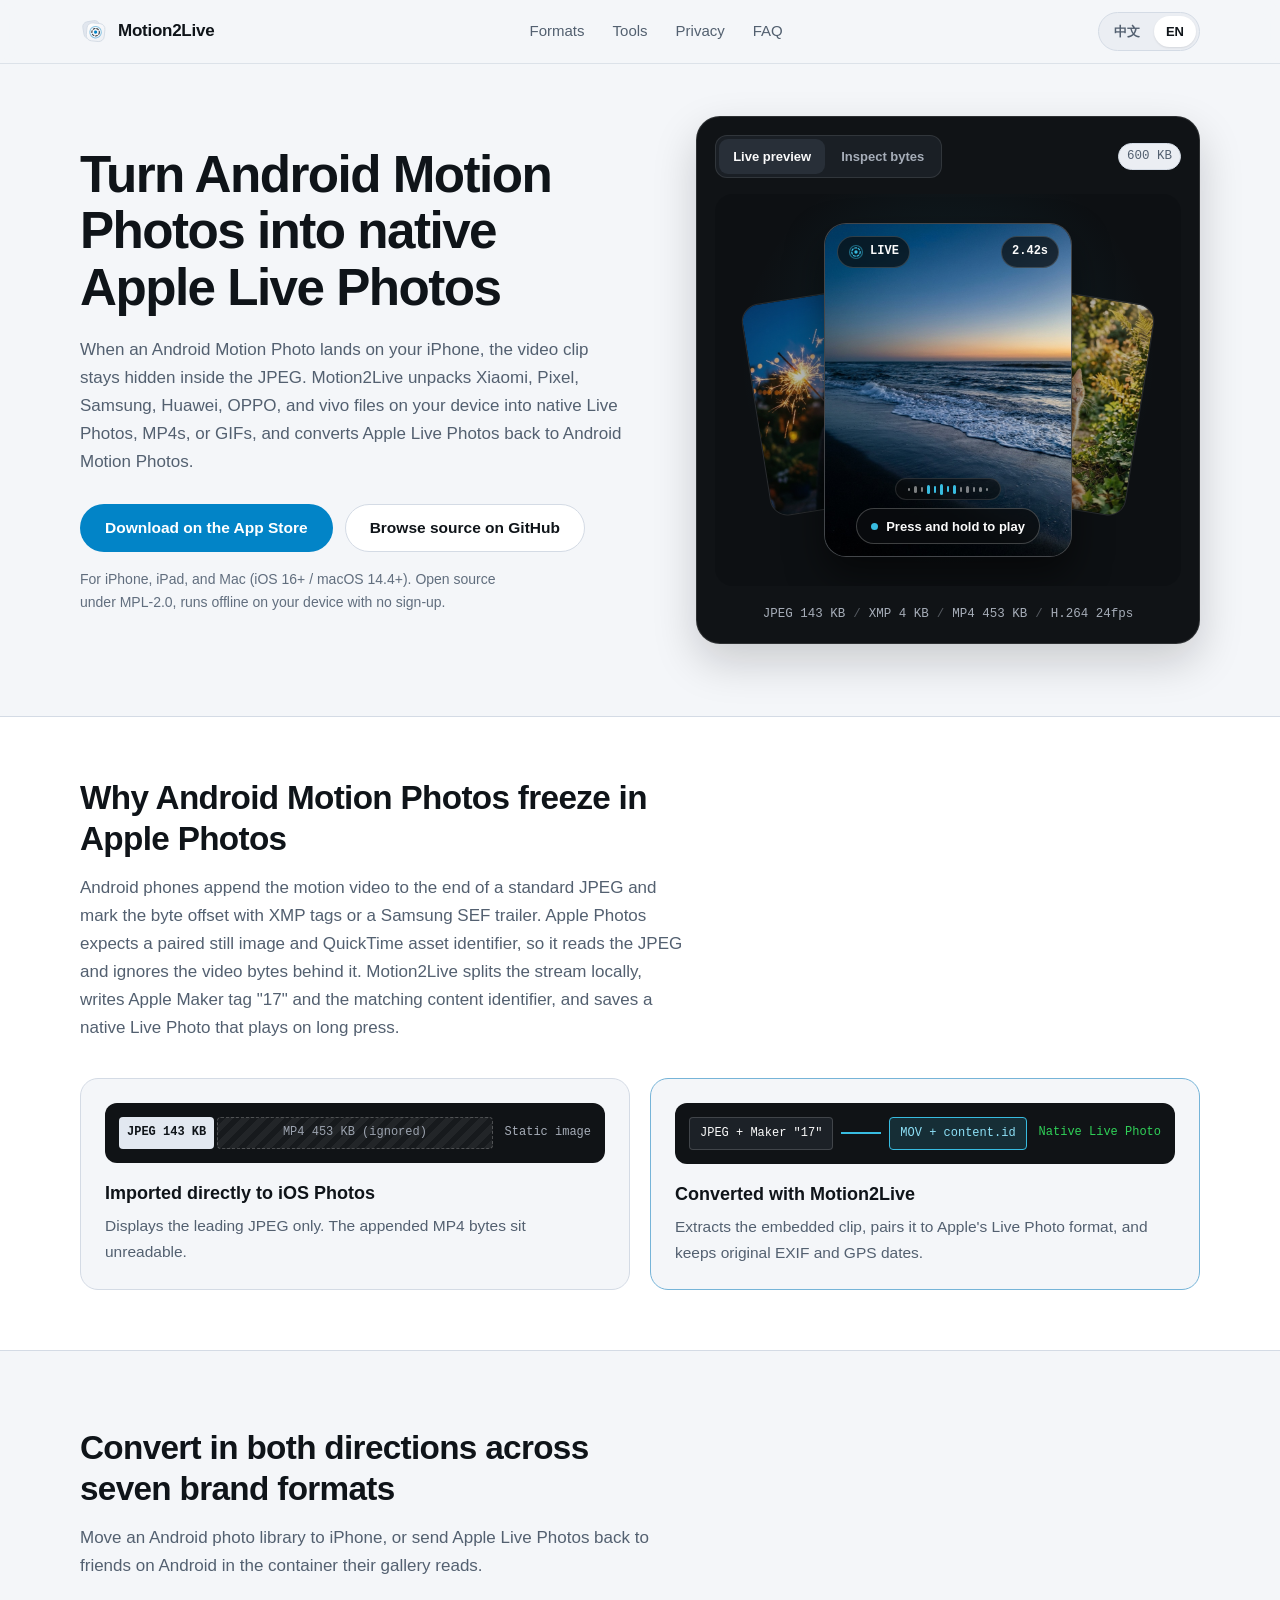
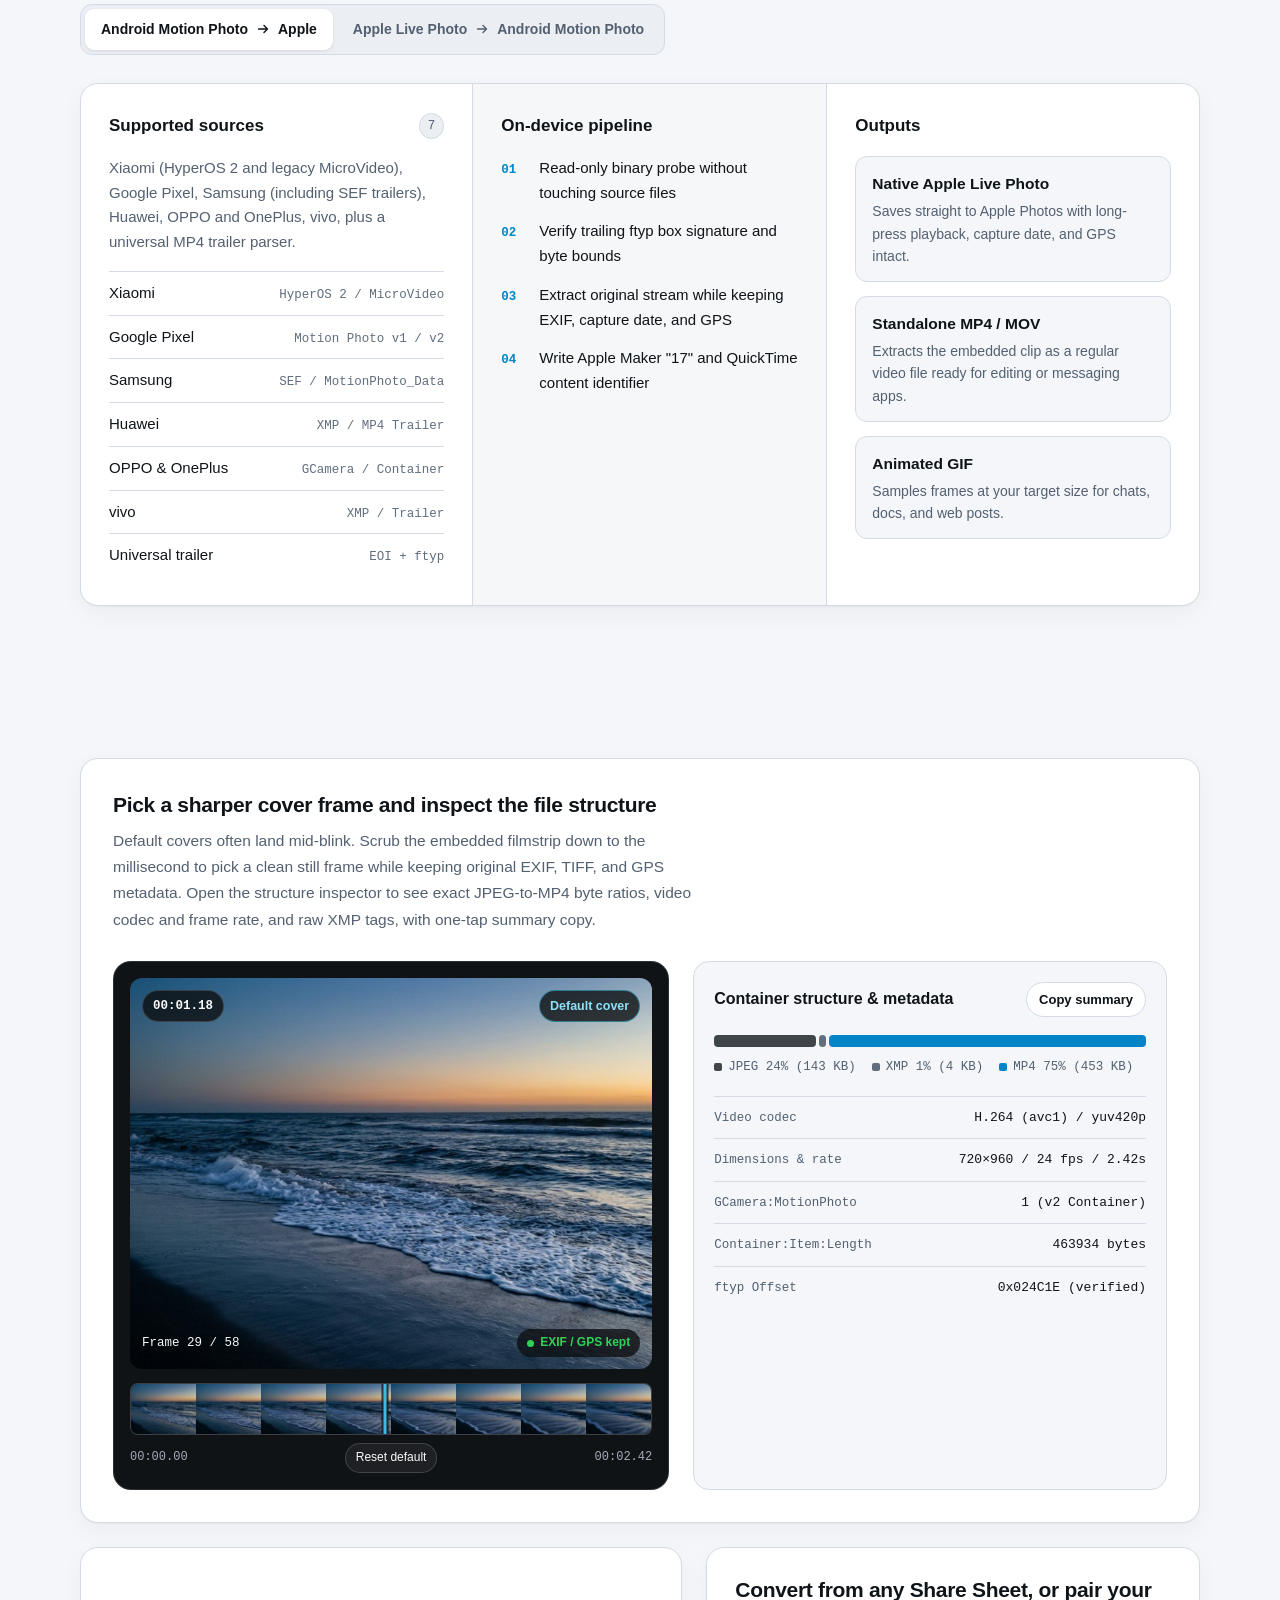
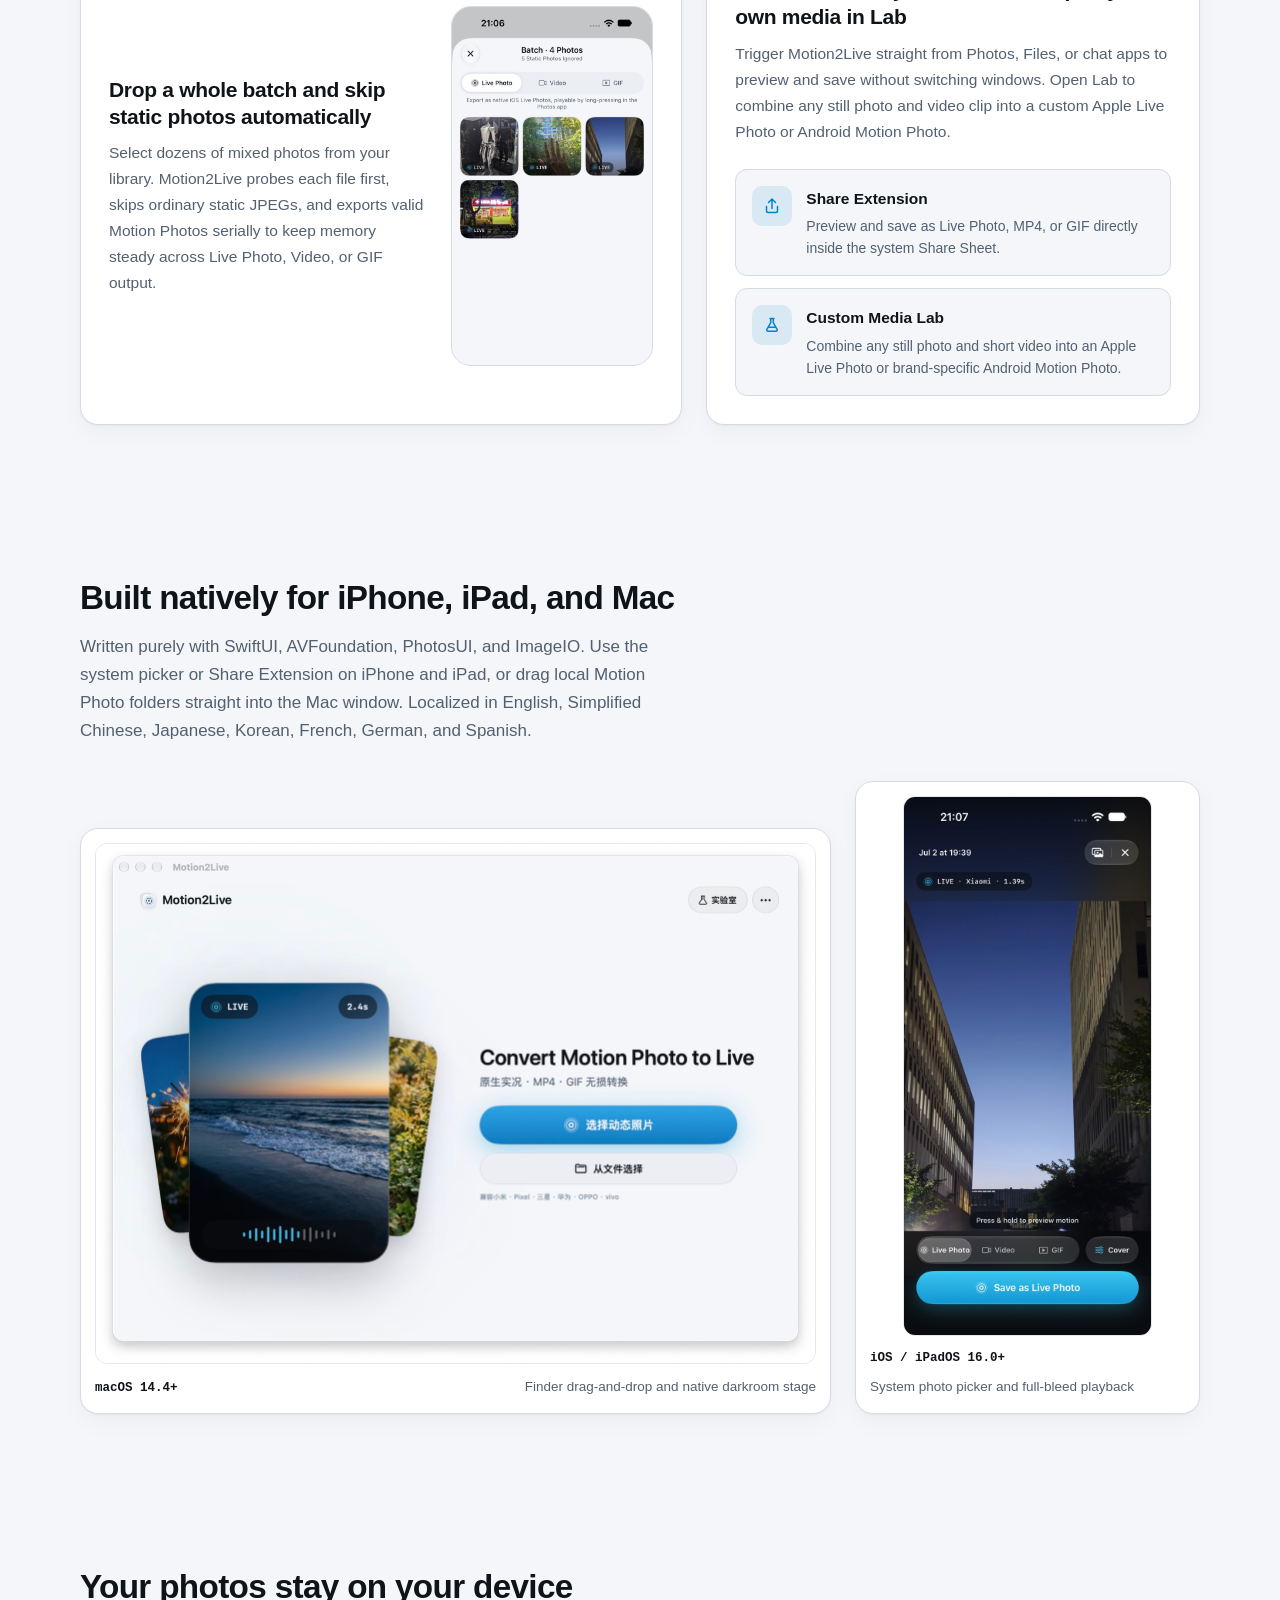
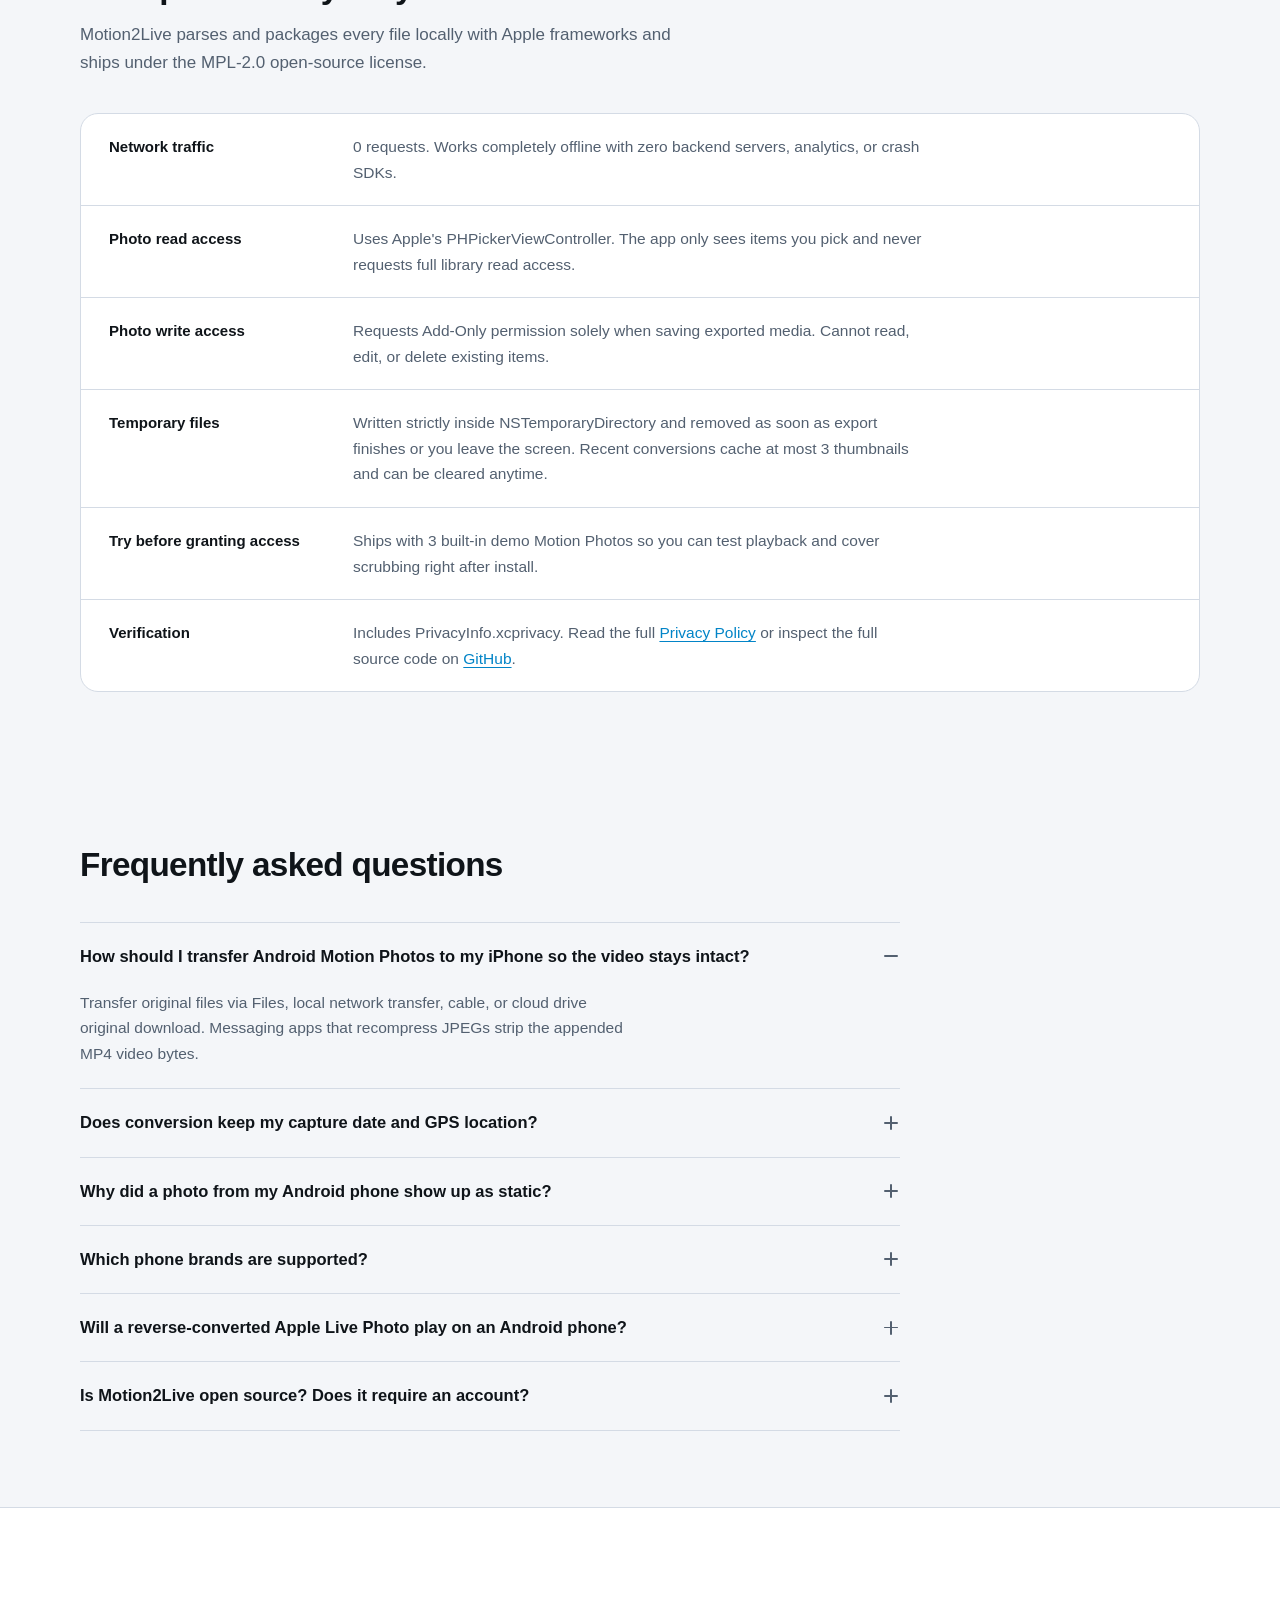
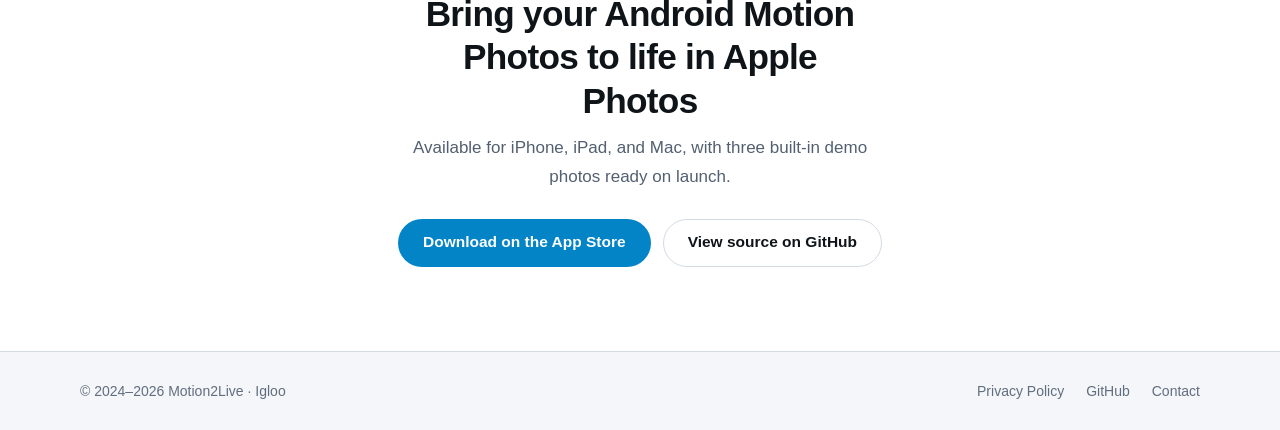
<file: index.html>
<!DOCTYPE html>
<html lang="zh-CN">
<head>
  <meta charset="UTF-8">
  <meta name="viewport" content="width=device-width, initial-scale=1.0">
  <title>Motion2Live — 安卓动态照片与 Apple 实况照片离线互转（iPhone / iPad / Mac）</title>
  <meta name="description" content="纯离线原生应用，在 iPhone、iPad 与 Mac 上解析小米、Pixel、三星、华为、OPPO 与 vivo 动态照片，导出为原生 Apple 实况照片、MP4 视频或 GIF，并支持将 Apple 实况逆向封装回安卓动态照片。">
  <meta name="color-scheme" content="light dark">
  <meta name="theme-color" content="#F4F6F9" media="(prefers-color-scheme: light)">
  <meta name="theme-color" content="#0B0D0F" media="(prefers-color-scheme: dark)">
  <meta property="og:type" content="website">
  <meta property="og:title" content="Motion2Live — Turn Android Motion Photos into native Apple Live Photos">
  <meta property="og:description" content="Offline iPhone, iPad, and Mac app that converts Xiaomi, Pixel, Samsung, Huawei, OPPO, and vivo Motion Photos to Apple Live Photos, MP4, or GIF, and back again.">
  <meta property="og:image" content="https://igloo302.github.io/MotionPhotoConverter/site/assets/og-card.png">
  <meta property="og:image:width" content="1200">
  <meta property="og:image:height" content="630">
  <meta name="twitter:card" content="summary_large_image">
  <link rel="icon" type="image/svg+xml" href="data:image/svg+xml,%3Csvg xmlns='http://www.w3.org/2000/svg' viewBox='0 0 28 28'%3E%3Cg transform='translate(14 14)'%3E%3Crect x='-8.5' y='-8.5' width='17' height='17' rx='5' fill='%23E1E6EE' stroke='%23D4DBE5' stroke-width='0.9' transform='translate(-2.2 -1.4) rotate(-10)'/%3E%3Cg transform='translate(1.6 1.2) rotate(6)'%3E%3Crect x='-9' y='-9' width='18' height='18' rx='5.5' fill='%23FFFFFF' stroke='%23D4DBE5' stroke-width='0.95'/%3E%3Ccircle r='5.75' fill='none' stroke='%230284C7' stroke-opacity='0.45' stroke-width='1'/%3E%3Ccircle r='3.75' fill='none' stroke='%230F1419' stroke-opacity='0.8' stroke-width='1.1' stroke-dasharray='1.8 1.8' stroke-linecap='round'/%3E%3Ccircle r='1.6' fill='%230284C7'/%3E%3C/g%3E%3C/g%3E%3C/svg%3E">
  <link rel="stylesheet" href="./site/styles.css">
  <script type="application/ld+json">
    {
      "@context": "https://schema.org",
      "@type": "SoftwareApplication",
      "name": "Motion2Live",
      "applicationCategory": "PhotographyApplication",
      "operatingSystem": "iOS 16.0+, iPadOS 16.0+, macOS 14.4+",
      "license": "https://www.mozilla.org/en-US/MPL/2.0/",
      "url": "https://igloo302.github.io/MotionPhotoConverter/",
      "codeRepository": "https://github.com/Igloo302/MotionPhotoConverter",
      "author": {
        "@type": "Person",
        "name": "Igloo"
      },
      "description": "Offline native iPhone, iPad, and Mac tool that converts Android Motion Photos (Xiaomi, Pixel, Samsung, Huawei, OPPO, vivo) to native Apple Live Photos, MP4, or GIF, and encodes Apple Live Photos back into Android Motion Photos."
    }
  </script>
</head>
<body>
  <a class="skip-link" href="#main-content" data-i18n="skipToContent">跳至正文</a>

  <header class="site-header">
    <div class="container header-inner">
      <a class="brand" href="#top" aria-label="Motion2Live">
        <!-- Motion2LiveBrandMark: exact geometry from Motion2Live/HomeView.swift -->
        <svg class="brand-mark" width="28" height="28" viewBox="0 0 28 28" fill="none" aria-hidden="true">
          <defs>
            <linearGradient id="brand-front-grad" x1="0" y1="0" x2="1" y2="1">
              <stop offset="0%" stop-color="var(--brand-front-start)"/>
              <stop offset="100%" stop-color="var(--brand-front-end)"/>
            </linearGradient>
          </defs>
          <g transform="translate(14 14)">
            <rect
              x="-8.5" y="-8.5" width="17" height="17" rx="5"
              fill="var(--brand-rear-fill)"
              stroke="var(--brand-rear-stroke)"
              stroke-width="0.85"
              transform="translate(-2.2 -1.4) rotate(-10)"
            />
            <g transform="translate(1.6 1.2) rotate(6)">
              <rect
                x="-9" y="-9" width="18" height="18" rx="5.5"
                fill="url(#brand-front-grad)"
                stroke="var(--brand-front-stroke)"
                stroke-width="0.9"
              />
              <circle r="5.75" stroke="var(--optical-cyan)" stroke-opacity="0.45" stroke-width="1"/>
              <circle r="3.75" stroke="var(--brand-ring-ink)" stroke-opacity="0.82" stroke-width="1.1" stroke-linecap="round" stroke-dasharray="1.8 1.8"/>
              <circle r="1.6" fill="var(--optical-cyan)"/>
            </g>
          </g>
        </svg>
        <span class="brand-name">Motion2Live</span>
      </a>

      <nav class="site-nav" aria-label="主导航" data-i18n-aria="navAria">
        <a href="#workbench" data-i18n="navFormats">格式工作台</a>
        <a href="#tools" data-i18n="navTools">精细工具</a>
        <a href="#privacy" data-i18n="navPrivacy">隐私规格</a>
        <a href="#faq" data-i18n="navFaq">常见问题</a>
      </nav>

      <div class="lang-switch" role="group" aria-label="切换语言" data-i18n-aria="langAria">
        <button type="button" class="lang-btn is-active" data-lang-btn="zh" aria-pressed="true">中文</button>
        <button type="button" class="lang-btn" data-lang-btn="en" aria-pressed="false">EN</button>
      </div>
    </div>
  </header>

  <main id="main-content">
    <!-- BAND 1: ASYMMETRIC HERO -->
    <section id="top" class="band band-hero">
      <div class="container hero-grid">
        <div class="hero-copy">
          <h1 class="hero-title" data-i18n="heroTitle">让安卓动态照片，在 iPhone 相册里重新动起来</h1>
          <p class="hero-lead" data-i18n="heroLead">从安卓传到 iPhone 的动态照片，视频其实还在原图里。Motion2Live 在本机解析小米、Pixel、三星、华为、OPPO 与 vivo 的文件结构，导出为原生 Apple 实况照片、独立视频或 GIF，也能把 Apple 实况转回各品牌安卓动态照片。</p>

          <div class="cta-row">
            <a
              class="btn btn-primary"
              data-primary-cta
              href="https://apps.apple.com/cn/app/motion2live/id6705126412"
              target="_blank"
              rel="noopener noreferrer"
              data-i18n="ctaPrimaryStore"
            >在 App Store 下载 Motion2Live</a>
            <a
              class="btn btn-secondary"
              href="https://github.com/Igloo302/MotionPhotoConverter"
              target="_blank"
              rel="noopener noreferrer"
              data-i18n="ctaSecondaryGithub"
            >查看 GitHub 源码</a>
          </div>

          <p class="hero-microcopy" data-hero-microcopy data-i18n="heroMicrocopyStore">支持 iPhone、iPad 与 Mac（iOS 16+ / macOS 14.4+），以 MPL-2.0 协议开源，纯离线运行且无需注册账号。</p>
        </div>

        <!-- INTERACTIVE OBSIDIAN LIVE STAGE -->
        <div class="hero-stage-shell" aria-label="交互式动态照片预览舞台" data-i18n-aria="stageAria">
          <div class="stage-topbar">
            <div class="stage-mode-switch" role="tablist" aria-label="切换舞台视图" data-i18n-aria="stageModeAria">
              <button
                type="button"
                class="stage-mode-btn is-active"
                id="stage-tab-preview"
                role="tab"
                tabindex="0"
                aria-selected="true"
                aria-controls="stage-panel-preview"
                data-stage-mode="preview"
                data-i18n="stageTabPreview"
              >画面预览</button>
              <button
                type="button"
                class="stage-mode-btn"
                id="stage-tab-bytes"
                role="tab"
                tabindex="-1"
                aria-selected="false"
                aria-controls="stage-panel-bytes"
                data-stage-mode="bytes"
                data-i18n="stageTabBytes"
              >透视文件字节</button>
            </div>
            <span class="mono-tag stage-total-size" aria-label="容器总大小" data-i18n-aria="stageTotalSizeAria">600 KB</span>
          </div>

          <!-- Panel 1: Live Preview -->
          <div
            class="stage-panel is-active"
            id="stage-panel-preview"
            role="tabpanel"
            aria-labelledby="stage-tab-preview"
          >
            <div class="deck-viewport" id="live-deck" data-playing="false">
              <img
                class="deck-side deck-left"
                src="./site/assets/hero-left.jpg"
                alt="火花动态照片样例"
                data-i18n-alt="heroLeftAlt"
                width="537"
                height="720"
                decoding="async"
              >
              <img
                class="deck-side deck-right"
                src="./site/assets/hero-right.jpg"
                alt="树叶与小猫动态照片样例"
                data-i18n-alt="heroRightAlt"
                width="537"
                height="720"
                decoding="async"
              >

              <div class="deck-center" id="live-card">
                <img
                  class="deck-poster"
                  src="./site/assets/hero-center.jpg"
                  alt="海岸日落动态照片"
                  data-i18n-alt="heroCenterAlt"
                  width="731"
                  height="980"
                  fetchpriority="high"
                >
                <video
                  class="deck-video"
                  id="hero-video"
                  src="./site/assets/hero-center.mp4"
                  poster="./site/assets/hero-center.jpg"
                  muted
                  playsinline
                  loop
                  preload="metadata"
                  aria-hidden="true"
                ></video>

                <div class="stage-hud-top">
                  <span class="live-badge" id="live-badge">
                    <svg class="live-ring-svg" width="16" height="16" viewBox="0 0 16 16" fill="none" aria-hidden="true">
                      <circle class="ring-outer" cx="8" cy="8" r="6.5" stroke="currentColor" stroke-width="1.2" stroke-opacity="0.48"/>
                      <circle class="ring-dash" cx="8" cy="8" r="4.2" stroke="currentColor" stroke-width="1.25" stroke-dasharray="1.8 1.8" stroke-linecap="round"/>
                      <circle cx="8" cy="8" r="1.7" fill="currentColor"/>
                    </svg>
                    <span class="mono-text">LIVE</span>
                  </span>
                  <span class="duration-badge mono-text" id="hero-duration">2.42s</span>
                </div>

                <div class="stage-hud-bottom">
                  <div class="waveform" aria-hidden="true">
                    <span style="--h: 30%"></span>
                    <span style="--h: 55%"></span>
                    <span style="--h: 40%"></span>
                    <span style="--h: 82%"></span>
                    <span style="--h: 65%"></span>
                    <span style="--h: 96%"></span>
                    <span style="--h: 50%"></span>
                    <span style="--h: 72%"></span>
                    <span style="--h: 42%"></span>
                    <span style="--h: 60%"></span>
                    <span style="--h: 35%"></span>
                    <span style="--h: 48%"></span>
                    <span style="--h: 28%"></span>
                  </div>
                  <button
                    type="button"
                    class="stage-play-trigger"
                    id="hero-play-btn"
                    aria-pressed="false"
                  >
                    <span class="stage-play-dot" aria-hidden="true"></span>
                    <span data-stage-hint data-i18n="stageHintHold">按住预览动态</span>
                  </button>
                </div>
              </div>
            </div>
          </div>

          <!-- Panel 2: Byte Inspector -->
          <div
            class="stage-panel"
            id="stage-panel-bytes"
            role="tabpanel"
            aria-labelledby="stage-tab-bytes"
            hidden
          >
            <div class="byte-stage">
              <div class="byte-file-head">
                <span class="mono-text byte-filename">MVIMG_coast_demo.jpg</span>
                <span class="byte-verified">
                  <span class="status-dot" aria-hidden="true"></span>
                  <span class="mono-text" data-i18n="byteVerified">ftyp 偏移校验通过</span>
                </span>
              </div>

              <div class="byte-map-bar" role="group" aria-label="动态照片容器字节分段" data-i18n-aria="byteMapAria">
                <button type="button" class="byte-seg byte-seg-jpeg is-selected" data-byte-seg="jpeg" style="flex: 24 1 78px" aria-pressed="true">
                  <span class="mono-text">JPEG 24%</span>
                </button>
                <button type="button" class="byte-seg byte-seg-xmp" data-byte-seg="xmp" style="flex: 5 0 40px" aria-pressed="false">
                  <span class="mono-text">XMP</span>
                </button>
                <button type="button" class="byte-seg byte-seg-mp4" data-byte-seg="mp4" style="flex: 75 1 88px" aria-pressed="false">
                  <span class="mono-text">MP4 75%</span>
                </button>
              </div>

              <div class="byte-metrics-grid">
                <button type="button" class="byte-metric-card is-selected" data-byte-card="jpeg" aria-pressed="true">
                  <span class="byte-metric-label" data-i18n="byteJpegLabel">JPEG 静图</span>
                  <span class="byte-metric-val mono-text">143 KB</span>
                  <span class="byte-metric-sub mono-text">0x000000</span>
                </button>
                <button type="button" class="byte-metric-card" data-byte-card="xmp" aria-pressed="false">
                  <span class="byte-metric-label" data-i18n="byteXmpLabel">XMP 元数据</span>
                  <span class="byte-metric-val mono-text">4 KB</span>
                  <span class="byte-metric-sub mono-text">0x000014</span>
                </button>
                <button type="button" class="byte-metric-card" data-byte-card="mp4" aria-pressed="false">
                  <span class="byte-metric-label" data-i18n="byteMp4Label">内嵌 MP4</span>
                  <span class="byte-metric-val mono-text">453 KB</span>
                  <span class="byte-metric-sub mono-text">0x024C1E</span>
                </button>
              </div>

              <div class="byte-detail-box" aria-live="polite">
                <div class="byte-detail-head">
                  <span class="mono-text byte-detail-marker" id="byte-detail-marker">FF D8 FF E0 · 146,462 B</span>
                  <span class="mono-text byte-detail-range" id="byte-detail-range">731×980 · EXIF</span>
                </div>
                <p class="byte-detail-desc" id="byte-detail-desc" data-i18n="byteDescJpeg">前半段标准 JPEG 负责静态显示并保存 EXIF 拍摄参数、方向与 GPS 坐标。转换时原样保留。</p>
              </div>
            </div>
          </div>

          <div class="stage-footnote mono-text" aria-label="示范照片字节构成摘要" data-i18n-aria="stageFootnoteAria">
            <span>JPEG 143 KB</span>
            <span class="sep" aria-hidden="true">/</span>
            <span>XMP 4 KB</span>
            <span class="sep" aria-hidden="true">/</span>
            <span>MP4 453 KB</span>
            <span class="sep" aria-hidden="true">/</span>
            <span>H.264 24fps</span>
          </div>
        </div>
      </div>
    </section>

    <!-- BAND 2: PROBLEM & MECHANISM -->
    <section class="band band-mechanism">
      <div class="container">
        <div class="section-head">
          <h2 class="section-title" data-i18n="mechTitle">同一张照片，为什么在 iOS 相册里变成了静态图</h2>
          <p class="section-body" data-i18n="mechBody">小米、Google Pixel、三星等安卓手机把动态视频直接拼接在 JPEG 文件末尾，并用 XMP 字段或 SEF 尾部标记记录偏移位置。Apple 相册只认配对的静图与 QuickTime 媒体标识符，因此直接导入时只会显示前半段静态画面。Motion2Live 读取原文件中的视频字节，写入 Apple Maker "17" 与配对标识，让系统相册把它识别为真正的实况照片。</p>
        </div>

        <div class="compare-grid">
          <article class="compare-card compare-card-before">
            <div class="compare-visual" aria-hidden="true">
              <div class="compare-bar">
                <span class="compare-chunk chunk-jpeg">
                  <span class="mono-text">JPEG 143 KB</span>
                </span>
                <span class="compare-chunk chunk-ignored">
                  <span class="mono-text" data-i18n="compareIgnoredChunk">MP4 453 KB (忽略)</span>
                </span>
              </div>
              <span class="compare-state mono-text" data-i18n="compareStateStatic">静态图片</span>
            </div>
            <h3 class="card-title" data-i18n="compareLeftTitle">直接导入 iOS 相册</h3>
            <p class="card-body" data-i18n="compareLeftBody">前半段 JPEG 正常显示，尾部 MP4 数据被系统忽略，长按无反应。</p>
          </article>

          <article class="compare-card compare-card-after">
            <div class="compare-visual" aria-hidden="true">
              <div class="compare-pair">
                <span class="compare-pill-node">
                  <span class="mono-text">JPEG + Maker "17"</span>
                </span>
                <span class="pair-link" aria-hidden="true"></span>
                <span class="compare-pill-node node-accent">
                  <span class="mono-text">MOV + content.id</span>
                </span>
              </div>
              <span class="compare-state state-ok mono-text" data-i18n="compareStateLive">原生实况照片</span>
            </div>
            <h3 class="card-title" data-i18n="compareRightTitle">经 Motion2Live 转换</h3>
            <p class="card-body" data-i18n="compareRightBody">提取原视频流并按 Apple 规范配对封装，长按直接播放，拍摄时间与 GPS 原样保留。</p>
          </article>
        </div>
      </div>
    </section>

    <!-- BAND 3: TWO-WAY FORMAT WORKBENCH -->
    <section id="workbench" class="band band-workbench">
      <div class="container">
        <div class="workbench-header">
          <div class="section-head">
            <h2 class="section-title" data-i18n="wbTitle">双向转换，按各品牌规范解析与封装</h2>
            <p class="section-body" data-i18n="wbIntro">换机迁移、跨系统互传原图，或者把 iPhone 拍的实况发回安卓相册，都在同一个工具里完成。</p>
          </div>

          <div class="direction-tabs" role="tablist" aria-label="切换转换方向" data-i18n-aria="wbTabsAria">
            <button
              type="button"
              class="dir-tab is-active"
              id="wb-tab-forward"
              role="tab"
              tabindex="0"
              aria-selected="true"
              aria-controls="wb-panel-forward"
              data-wb-tab="forward"
            >
              <span data-i18n="wbTabForwardLeft">安卓动态照片</span>
              <svg width="14" height="14" viewBox="0 0 14 14" fill="none" aria-hidden="true">
                <path d="M2.5 7H11.5M8 3.5L11.5 7L8 10.5" stroke="currentColor" stroke-width="1.4" stroke-linecap="round" stroke-linejoin="round"/>
              </svg>
              <span data-i18n="wbTabForwardRight">Apple 格式</span>
            </button>
            <button
              type="button"
              class="dir-tab"
              id="wb-tab-reverse"
              role="tab"
              tabindex="-1"
              aria-selected="false"
              aria-controls="wb-panel-reverse"
              data-wb-tab="reverse"
            >
              <span data-i18n="wbTabReverseLeft">Apple 实况照片</span>
              <svg width="14" height="14" viewBox="0 0 14 14" fill="none" aria-hidden="true">
                <path d="M2.5 7H11.5M8 3.5L11.5 7L8 10.5" stroke="currentColor" stroke-width="1.4" stroke-linecap="round" stroke-linejoin="round"/>
              </svg>
              <span data-i18n="wbTabReverseRight">安卓动态照片</span>
            </button>
          </div>
        </div>

        <div class="workbench-panel">
          <!-- Forward Panel -->
          <div
            class="wb-grid is-active"
            id="wb-panel-forward"
            role="tabpanel"
            aria-labelledby="wb-tab-forward"
          >
            <div class="wb-col">
              <div class="wb-col-head">
                <h3 class="wb-col-title" data-i18n="wbFwdInputTitle">识别来源</h3>
                <span class="mono-tag">7</span>
              </div>
              <p class="wb-col-intro" data-i18n="wbFwdInputBody">小米（含 HyperOS 2 与早期 MicroVideo）、Google Pixel、三星（含 SEF 容器）、华为、OPPO 与一加、vivo，以及通用 MP4 拼接格式。</p>
              <ul class="brand-matrix">
                <li>
                  <span data-i18n="brandXiaomi">小米</span>
                  <span class="mono-meta">HyperOS 2 / MicroVideo</span>
                </li>
                <li>
                  <span>Google Pixel</span>
                  <span class="mono-meta">Motion Photo v1 / v2</span>
                </li>
                <li>
                  <span data-i18n="brandSamsung">三星</span>
                  <span class="mono-meta">SEF / MotionPhoto_Data</span>
                </li>
                <li>
                  <span data-i18n="brandHuawei">华为</span>
                  <span class="mono-meta">XMP / MP4 Trailer</span>
                </li>
                <li>
                  <span data-i18n="brandOppo">OPPO 与一加</span>
                  <span class="mono-meta">GCamera / Container</span>
                </li>
                <li>
                  <span>vivo</span>
                  <span class="mono-meta">XMP / Trailer</span>
                </li>
                <li>
                  <span data-i18n="brandUniversal">通用拼接格式</span>
                  <span class="mono-meta">EOI + ftyp</span>
                </li>
              </ul>
            </div>

            <div class="wb-col wb-col-pipeline">
              <div class="wb-col-head">
                <h3 class="wb-col-title" data-i18n="wbFwdPipeTitle">本地解析管线</h3>
              </div>
              <ol class="pipeline-steps">
                <li>
                  <span class="step-code mono-text">01</span>
                  <span data-i18n="wbFwdStep1">只读二进制探测，不修改原始照片文件</span>
                </li>
                <li>
                  <span class="step-code mono-text">02</span>
                  <span data-i18n="wbFwdStep2">校验尾部 ftyp 签名与字节偏移边界</span>
                </li>
                <li>
                  <span class="step-code mono-text">03</span>
                  <span data-i18n="wbFwdStep3">按原流提取视频，保留 EXIF、拍摄时间与 GPS</span>
                </li>
                <li>
                  <span class="step-code mono-text">04</span>
                  <span data-i18n="wbFwdStep4">写入 Apple Maker "17" 与 QuickTime 配对标识</span>
                </li>
              </ol>
            </div>

            <div class="wb-col">
              <div class="wb-col-head">
                <h3 class="wb-col-title" data-i18n="wbFwdOutTitle">导出选项</h3>
              </div>
              <div class="output-list">
                <div class="output-item">
                  <h4 data-i18n="wbOutLiveTitle">原生 Apple 实况照片</h4>
                  <p data-i18n="wbOutLiveBody">写入系统相册即可长按播放，保留原图 EXIF、拍摄时间与地理坐标。</p>
                </div>
                <div class="output-item">
                  <h4 data-i18n="wbOutVideoTitle">独立 MP4 / MOV 视频</h4>
                  <p data-i18n="wbOutVideoBody">直接提取内嵌视频片段，便于剪辑或发送给不支持实况的聊天软件。</p>
                </div>
                <div class="output-item">
                  <h4 data-i18n="wbOutGifTitle">GIF 动图</h4>
                  <p data-i18n="wbOutGifBody">按设定帧率与尺寸采样输出，方便直接贴进文档或社交评论区。</p>
                </div>
              </div>
            </div>
          </div>

          <!-- Reverse Panel -->
          <div
            class="wb-grid"
            id="wb-panel-reverse"
            role="tabpanel"
            aria-labelledby="wb-tab-reverse"
            hidden
          >
            <div class="wb-col">
              <div class="wb-col-head">
                <h3 class="wb-col-title" data-i18n="wbRevInputTitle">识别来源</h3>
              </div>
              <p class="wb-col-intro" data-i18n="wbRevInputBody">直接从系统相册选取任意 Apple Live Photo。</p>
              <div class="reverse-source-card">
                <div class="mono-text reverse-source-tag">PHLivePhoto</div>
                <p data-i18n="wbRevSourceDetail">读取配对静图（HEIC / JPEG）与 QuickTime MOV 视频轨道，以及原始拍摄时间戳与地理位置。</p>
              </div>
            </div>

            <div class="wb-col wb-col-pipeline">
              <div class="wb-col-head">
                <h3 class="wb-col-title" data-i18n="wbRevPipeTitle">封装方式</h3>
              </div>
              <p class="wb-col-intro" data-i18n="wbRevPipeBody">非 JPEG 静图（如 HEIC）在保留方向与 EXIF 的前提下转为高质量 JPEG 并清理冲突旧标签；配对视频优先通过 Passthrough 直接混流为 MP4，按你指定的目标品牌结构封装为单个 .jpg 文件，并在导出前完成容器自校验。</p>
              <ol class="pipeline-steps">
                <li>
                  <span class="step-code mono-text">01</span>
                  <span data-i18n="wbRevStep1">HEIC 静图以 0.95 质量转 JPEG，保留方向与 EXIF</span>
                </li>
                <li>
                  <span class="step-code mono-text">02</span>
                  <span data-i18n="wbRevStep2">剥离冲突旧 XMP 块，优先 Passthrough 混流 MOV 为 MP4</span>
                </li>
                <li>
                  <span class="step-code mono-text">03</span>
                  <span data-i18n="wbRevStep3">按目标品牌写入容器标签并自校验输出字节</span>
                </li>
              </ol>
            </div>

            <div class="wb-col">
              <div class="wb-col-head">
                <h3 class="wb-col-title" data-i18n="wbRevOutTitle">导出方式</h3>
              </div>
              <p class="wb-col-intro" data-i18n="wbRevOutBody">同步文件拍摄时间戳，通过系统分享面板或「文件」App 保留原始字节导出。</p>
              <ul class="target-chips">
                <li><span class="mono-text">Xiaomi .jpg</span></li>
                <li><span class="mono-text">Pixel .jpg</span></li>
                <li><span class="mono-text">Samsung SEF .jpg</span></li>
                <li><span class="mono-text">Huawei .jpg</span></li>
                <li><span class="mono-text">OPPO / OnePlus .jpg</span></li>
                <li><span class="mono-text">vivo .jpg</span></li>
                <li><span class="mono-text">Universal .jpg</span></li>
              </ul>
            </div>
          </div>
        </div>
      </div>
    </section>

    <!-- BAND 4: PRECISION CRAFT (ASYMMETRIC DARKROOM GRID) -->
    <section id="tools" class="band band-tools">
      <div class="container">
        <h2 class="sr-only" data-i18n="toolsSectionTitle">精细工具</h2>
        <article class="craft-primary">
          <div class="craft-primary-text">
            <h3 class="craft-title" data-i18n="craftMainTitle">挑一帧更好的封面，看清文件里的每一段字节</h3>
            <p class="craft-body" data-i18n="craftMainBody">很多动态照片的默认封面恰好落在眨眼或晃动的那一瞬。拖动胶卷时间轴到毫秒级位置，选定清晰的静态帧作为新的实况封面，同时保留原图拍摄参数与位置信息。打开元数据检查器，还能查看静图与视频的体积占比、编码规格与原始 XMP 字段，一键复制摘要用于排查问题。</p>
          </div>

          <div class="craft-studio-grid">
            <!-- Interactive Keyframe Scrubber (Obsidian Darkroom) -->
            <div class="keyframe-stage">
              <div class="keyframe-viewport">
                <video
                  id="keyframe-video"
                  class="keyframe-video"
                  src="./site/assets/hero-center.mp4"
                  poster="./site/assets/hero-center.jpg"
                  muted
                  playsinline
                  preload="auto"
                  aria-label="关键帧封面预览视频"
                  data-i18n-aria="kfVideoAria"
                ></video>
                <div class="keyframe-overlay-top">
                  <span class="kf-pill mono-text" id="kf-timecode">00:01.18</span>
                  <span class="kf-pill kf-pill-accent" id="kf-cover-status" data-i18n="kfStatusDefault">默认封面帧</span>
                </div>
                <div class="keyframe-overlay-bottom">
                  <span class="mono-text" id="kf-frame-index">Frame 28 / 58</span>
                  <span class="kf-exif-badge">
                    <span class="status-dot" aria-hidden="true"></span>
                    <span data-i18n="kfExifKept">EXIF / GPS 保留</span>
                  </span>
                </div>
              </div>

              <div class="filmstrip-control">
                <div class="filmstrip-track" aria-hidden="true">
                  <img
                    class="filmstrip-img"
                    src="./site/assets/keyframe-strip.jpg"
                    alt=""
                    width="1120"
                    height="186"
                    loading="lazy"
                    decoding="async"
                  >
                  <div class="filmstrip-playhead" id="kf-playhead" style="left: 48.8%"></div>
                </div>
                <label class="sr-only" for="keyframe-slider" data-i18n="kfSliderLabel">选择封面关键帧时间点</label>
                <input
                  id="keyframe-slider"
                  class="keyframe-slider"
                  type="range"
                  min="0"
                  max="2417"
                  step="10"
                  value="1180"
                  aria-valuemin="0"
                  aria-valuemax="2417"
                  aria-valuenow="1180"
                  aria-valuetext="00:01.18"
                >
                <div class="filmstrip-scale mono-text">
                  <span>00:00.00</span>
                  <button type="button" class="kf-reset-btn" id="kf-reset-btn" data-i18n="kfResetBtn">回到默认帧</button>
                  <span>00:02.42</span>
                </div>
              </div>
            </div>

            <!-- Metadata Inspector Panel -->
            <div class="inspector-panel">
              <div class="inspector-head">
                <h4 class="inspector-title" data-i18n="inspTitle">容器结构与元数据</h4>
                <button type="button" class="copy-summary-btn" id="copy-summary-btn" data-i18n="inspCopyBtn">复制摘要</button>
              </div>

              <div class="inspector-bar-wrap">
                <div class="inspector-bar" aria-hidden="true">
                  <span class="insp-seg-jpeg" style="width: 24%"></span>
                  <span class="insp-seg-xmp" style="width: 1.5%"></span>
                  <span class="insp-seg-mp4" style="width: 74.5%"></span>
                </div>
                <div class="inspector-legend mono-text">
                  <span><i class="swatch swatch-jpeg"></i>JPEG 24% (143 KB)</span>
                  <span><i class="swatch swatch-xmp"></i>XMP 1% (4 KB)</span>
                  <span><i class="swatch swatch-mp4"></i>MP4 75% (453 KB)</span>
                </div>
              </div>

              <dl class="inspector-kv">
                <div>
                  <dt data-i18n="inspCodec">视频编码</dt>
                  <dd class="mono-text">H.264 (avc1) / yuv420p</dd>
                </div>
                <div>
                  <dt data-i18n="inspResolution">画面与帧率</dt>
                  <dd class="mono-text">720×960 / 24 fps / 2.42s</dd>
                </div>
                <div>
                  <dt>GCamera:MotionPhoto</dt>
                  <dd class="mono-text">1 (v2 Container)</dd>
                </div>
                <div>
                  <dt>Container:Item:Length</dt>
                  <dd class="mono-text">463934 bytes</dd>
                </div>
                <div>
                  <dt>ftyp Offset</dt>
                  <dd class="mono-text">0x024C1E (verified)</dd>
                </div>
              </dl>

              <p class="copy-feedback" id="copy-feedback" role="status" aria-live="polite"></p>
            </div>
          </div>
        </article>

        <div class="craft-secondary-grid">
          <article class="craft-card craft-batch">
            <div class="craft-card-copy">
              <h3 class="craft-title" data-i18n="batchTitle">一次选几十张，自动筛掉普通静图</h3>
              <p class="craft-body" data-i18n="batchBody">批量导入相册照片时，Motion2Live 会先逐张探测容器结构，自动跳过不含视频流的普通静态图片。导出过程采用串行管线控制内存占用，整批转换为实况照片、视频或 GIF。</p>
            </div>
            <figure class="batch-shot-wrap">
              <img
                class="batch-shot"
                src="./site/assets/screen-iphone-batch.jpg"
                alt="Motion2Live 批量转换界面，展示自动忽略普通静图与缩略图网格"
                data-i18n-alt="batchShotAlt"
                width="640"
                height="1391"
                loading="lazy"
                decoding="async"
              >
            </figure>
          </article>

          <article class="craft-card craft-share-lab">
            <div class="craft-card-copy">
              <h3 class="craft-title" data-i18n="shareLabTitle">从系统分享菜单直达，也能自定义合成</h3>
              <p class="craft-body" data-i18n="shareLabBody">在相册、「文件」或聊天软件里点一下分享，即可在扩展面板中原地预览并保存为实况、视频或 GIF。想把任意一张照片和一段短视频合成为 Apple 实况或安卓动态照片，打开顶部「实验室」即可双向拼装。</p>
            </div>

            <div class="workflow-cards">
              <div class="mini-flow-card">
                <div class="mini-flow-icon" aria-hidden="true">
                  <svg width="20" height="20" viewBox="0 0 20 20" fill="none">
                    <path d="M10 3V12.5M10 3L6.5 6.5M10 3L13.5 6.5" stroke="currentColor" stroke-width="1.5" stroke-linecap="round" stroke-linejoin="round"/>
                    <path d="M4.5 10.5V15C4.5 15.83 5.17 16.5 6 16.5H14C14.83 16.5 15.5 15.83 15.5 15V10.5" stroke="currentColor" stroke-width="1.5" stroke-linecap="round" stroke-linejoin="round"/>
                  </svg>
                </div>
                <div>
                  <h4 data-i18n="shareCardTitle">Share Extension</h4>
                  <p data-i18n="shareCardDesc">无需切回主应用，在系统分享表单中直接识别并保存为实况、视频或 GIF。</p>
                </div>
              </div>

              <div class="mini-flow-card">
                <div class="mini-flow-icon" aria-hidden="true">
                  <svg width="20" height="20" viewBox="0 0 20 20" fill="none">
                    <path d="M8 3.5H12M8.75 3.5V7.6L4.9 14.3C4.42 15.13 5.02 16.2 5.98 16.2H14.02C14.98 16.2 15.58 15.13 15.1 14.3L11.25 7.6V3.5" stroke="currentColor" stroke-width="1.5" stroke-linecap="round" stroke-linejoin="round"/>
                    <path d="M6.7 12.2H13.3" stroke="currentColor" stroke-width="1.5" stroke-linecap="round"/>
                  </svg>
                </div>
                <div>
                  <h4 data-i18n="labCardTitle">自定义合成实验室</h4>
                  <p data-i18n="labCardDesc">将任意静图与短视频封装为 Apple Live Photo，或指定品牌格式的安卓动态照片。</p>
                </div>
              </div>
            </div>
          </article>
        </div>
      </div>
    </section>

    <!-- BAND 5: NATIVE ON IPHONE, IPAD & MAC -->
    <section class="band band-platforms">
      <div class="container">
        <div class="section-head">
          <h2 class="section-title" data-i18n="platTitle">iPhone、iPad 与 Mac，同一套本地引擎</h2>
          <p class="section-body" data-i18n="platBody">全部界面基于 SwiftUI 与 Apple 原生媒体框架构建。在 iPhone 与 iPad 上可直接从相册或分享菜单处理；在 Mac 上支持从访达直接拖入动态照片或批量导入本地文件夹。界面支持简体中文、英文、日文、韩文、法文、德文与西班牙文 7 种语言。</p>
        </div>

        <div class="device-showcase">
          <figure class="device-frame device-mac">
            <img
              src="./site/assets/screen-mac-home.jpg"
              alt="Motion2Live macOS 主界面窗口，支持拖放动态照片文件"
              data-i18n-alt="macShotAlt"
              width="1440"
              height="1039"
              loading="lazy"
              decoding="async"
            >
            <figcaption class="device-caption">
              <span class="mono-text">macOS 14.4+</span>
              <span data-i18n="platMacCap">支持访达文件拖放与原生看片舞台</span>
            </figcaption>
          </figure>

          <figure class="device-frame device-iphone">
            <img
              src="./site/assets/screen-iphone-detail.jpg"
              alt="Motion2Live iPhone 深色暗房详情播放与导出界面"
              data-i18n-alt="iphoneShotAlt"
              width="640"
              height="1391"
              loading="lazy"
              decoding="async"
            >
            <figcaption class="device-caption">
              <span class="mono-text">iOS / iPadOS 16.0+</span>
              <span data-i18n="platIosCap">适配系统相册选择器与全屏暗房预览</span>
            </figcaption>
          </figure>
        </div>
      </div>
    </section>

    <!-- BAND 6: PRIVACY & ARCHITECTURE SPEC SHEET -->
    <section id="privacy" class="band band-privacy">
      <div class="container">
        <div class="section-head">
          <h2 class="section-title" data-i18n="privTitle">照片始终留在你的设备上</h2>
          <p class="section-body" data-i18n="privIntro">Motion2Live 依赖系统原生框架完成所有二进制解析与音视频混流，不接入任何第三方 SDK，代码以 MPL-2.0 协议开源。</p>
        </div>

        <dl class="spec-sheet">
          <div class="spec-row">
            <dt data-i18n="privKey1">网络连接</dt>
            <dd data-i18n="privVal1">0 次请求。离线可用，不设后端服务器，不接入统计、广告或崩溃上报框架。</dd>
          </div>
          <div class="spec-row">
            <dt data-i18n="privKey2">选图权限</dt>
            <dd data-i18n="privVal2">调用系统 PHPickerViewController，应用仅能接触你主动勾选的照片，不请求读取整个图库。</dd>
          </div>
          <div class="spec-row">
            <dt data-i18n="privKey3">保存权限</dt>
            <dd data-i18n="privVal3">仅在写入结果时请求 Add-Only 权限，无法读取、修改或删除相册中的其他内容。</dd>
          </div>
          <div class="spec-row">
            <dt data-i18n="privKey4">临时缓存</dt>
            <dd data-i18n="privVal4">解析产生的临时媒体仅存于 NSTemporaryDirectory，导出完成或离开页面后立即清除。首页最近转换最多缓存 3 张缩略图，可随时关闭或清空。</dd>
          </div>
          <div class="spec-row">
            <dt data-i18n="privKey5">首次试玩</dt>
            <dd data-i18n="privVal5">内置 3 张示范动态照片，安装打开就能体验预览与关键帧调整，确认好用再授予保存权限。</dd>
          </div>
          <div class="spec-row">
            <dt data-i18n="privKey6">合规与源码</dt>
            <dd><span data-i18n="privVal6Prefix">内置 Apple PrivacyInfo.xcprivacy 隐私清单，可查阅完整</span><a class="inline-link" data-privacy-link href="./privacy-policy.html?lang=zh" data-i18n="privPolicyLink">隐私政策</a><span data-i18n="privVal6Mid">，或在 </span><a class="inline-link" href="https://github.com/Igloo302/MotionPhotoConverter" target="_blank" rel="noopener noreferrer" data-i18n="privGithubLink">GitHub</a><span data-i18n="privVal6Suffix"> 审查全部源码。</span></dd>
          </div>
        </dl>
      </div>
    </section>

    <!-- BAND 7: FAQ -->
    <section id="faq" class="band band-faq">
      <div class="container">
        <div class="section-head">
          <h2 class="section-title" data-i18n="faqTitle">常见问题</h2>
        </div>

        <div class="faq-list">
          <div class="faq-item">
            <h3 class="faq-heading">
              <button type="button" class="faq-trigger" aria-expanded="true" aria-controls="faq-panel-1" id="faq-btn-1">
                <span data-i18n="faqQ1">换了 iPhone 后，旧安卓手机里的动态照片怎么导进来最好？</span>
                <span class="faq-icon" aria-hidden="true"></span>
              </button>
            </h3>
            <div class="faq-panel" id="faq-panel-1" role="region" aria-labelledby="faq-btn-1">
              <p data-i18n="faqA1">请尽量通过「文件」传输、AirDrop/局域网原图传输、数据线或云盘原文件下载，避免经过会自动压缩图片的聊天渠道。只要原 .jpg 文件尾部还保留 MP4 数据，Motion2Live 就能识别。</p>
            </div>
          </div>

          <div class="faq-item">
            <h3 class="faq-heading">
              <button type="button" class="faq-trigger" aria-expanded="false" aria-controls="faq-panel-2" id="faq-btn-2">
                <span data-i18n="faqQ2">转换后照片的拍摄时间和定位信息会丢失吗？</span>
                <span class="faq-icon" aria-hidden="true"></span>
              </button>
            </h3>
            <div class="faq-panel" id="faq-panel-2" role="region" aria-labelledby="faq-btn-2" hidden>
              <p data-i18n="faqA2">不会。导出 Apple 实况照片、更换关键帧封面以及逆向导出安卓动态照片时，都会保留原始 EXIF 拍摄时间、设备信息与 GPS 元数据，并同步文件时间戳。</p>
            </div>
          </div>

          <div class="faq-item">
            <h3 class="faq-heading">
              <button type="button" class="faq-trigger" aria-expanded="false" aria-controls="faq-panel-3" id="faq-btn-3">
                <span data-i18n="faqQ3">为什么某些动态照片导入后提示未检测到动态视频？</span>
                <span class="faq-icon" aria-hidden="true"></span>
              </button>
            </h3>
            <div class="faq-panel" id="faq-panel-3" role="region" aria-labelledby="faq-btn-3" hidden>
              <p data-i18n="faqA3">常见原因是图片在传输途中被社交软件或网盘重新压缩，导致拼接在 JPEG 末尾的 MP4 字节被剥离。你可以用 App 内的「元数据检查器」确认原文件是否仍包含视频流。</p>
            </div>
          </div>

          <div class="faq-item">
            <h3 class="faq-heading">
              <button type="button" class="faq-trigger" aria-expanded="false" aria-controls="faq-panel-4" id="faq-btn-4">
                <span data-i18n="faqQ4">支持哪些手机品牌的动态照片？</span>
                <span class="faq-icon" aria-hidden="true"></span>
              </button>
            </h3>
            <div class="faq-panel" id="faq-panel-4" role="region" aria-labelledby="faq-btn-4" hidden>
              <p data-i18n="faqA4">专门适配小米（含 HyperOS 2 与早期格式）、Google Pixel、三星（含 SEF 格式）、华为、OPPO/一加与 vivo，并提供通用 MP4 拼接兜底识别器。</p>
            </div>
          </div>

          <div class="faq-item">
            <h3 class="faq-heading">
              <button type="button" class="faq-trigger" aria-expanded="false" aria-controls="faq-panel-5" id="faq-btn-5">
                <span data-i18n="faqQ5">把 Apple 实况转回安卓动态照片后，发给安卓手机能直接播放吗？</span>
                <span class="faq-icon" aria-hidden="true"></span>
              </button>
            </h3>
            <div class="faq-panel" id="faq-panel-5" role="region" aria-labelledby="faq-btn-5" hidden>
              <p data-i18n="faqA5">在导出时选择对方手机对应的品牌格式（如小米、三星或 Pixel），并通过「文件」或发送原图传给对方，即可在对应品牌的系统相册中按原生动态照片识别。</p>
            </div>
          </div>

          <div class="faq-item">
            <h3 class="faq-heading">
              <button type="button" class="faq-trigger" aria-expanded="false" aria-controls="faq-panel-6" id="faq-btn-6">
                <span data-i18n="faqQ6">软件开源吗？需要联网或注册账号吗？</span>
                <span class="faq-icon" aria-hidden="true"></span>
              </button>
            </h3>
            <div class="faq-panel" id="faq-panel-6" role="region" aria-labelledby="faq-btn-6" hidden>
              <p data-faq-a6 data-i18n="faqA6Store">项目以 Mozilla Public License 2.0 协议在 GitHub 开源，纯离线运行、无需注册账号，可在 App Store 获取。</p>
            </div>
          </div>
        </div>
      </div>
    </section>

    <!-- BAND 8: QUIET CLOSING CTA -->
    <section class="band band-closing">
      <div class="container closing-inner">
        <h2 class="closing-title" data-i18n="closingTitle">把相册里静止的动态照片整理回来</h2>
        <p class="closing-sub" data-i18n="closingSub">适用于 iPhone、iPad 与 Mac，内置 3 张示范图，打开即可上手体验。</p>
        <div class="cta-row cta-row-centered">
          <a
            class="btn btn-primary"
            data-primary-cta
            href="https://apps.apple.com/cn/app/motion2live/id6705126412"
            target="_blank"
            rel="noopener noreferrer"
            data-i18n="ctaPrimaryStore"
          >在 App Store 下载 Motion2Live</a>
          <a
            class="btn btn-secondary"
            href="https://github.com/Igloo302/MotionPhotoConverter"
            target="_blank"
            rel="noopener noreferrer"
            data-i18n="closingGithub"
          >访问 GitHub 仓库</a>
        </div>
      </div>
    </section>
  </main>

  <footer class="site-footer">
    <div class="container footer-inner">
      <span class="footer-copy">© 2024–2026 Motion2Live · Igloo</span>
      <div class="footer-links">
        <a data-privacy-link href="./privacy-policy.html?lang=zh" data-i18n="footerPrivacy">隐私政策</a>
        <a href="https://github.com/Igloo302/MotionPhotoConverter" target="_blank" rel="noopener noreferrer">GitHub</a>
        <a href="mailto:shenjy302@live.com" data-i18n="footerContact">联系开发者</a>
      </div>
    </div>
  </footer>

  <script src="./site/app.js" defer></script>
</body>
</html>
</file>
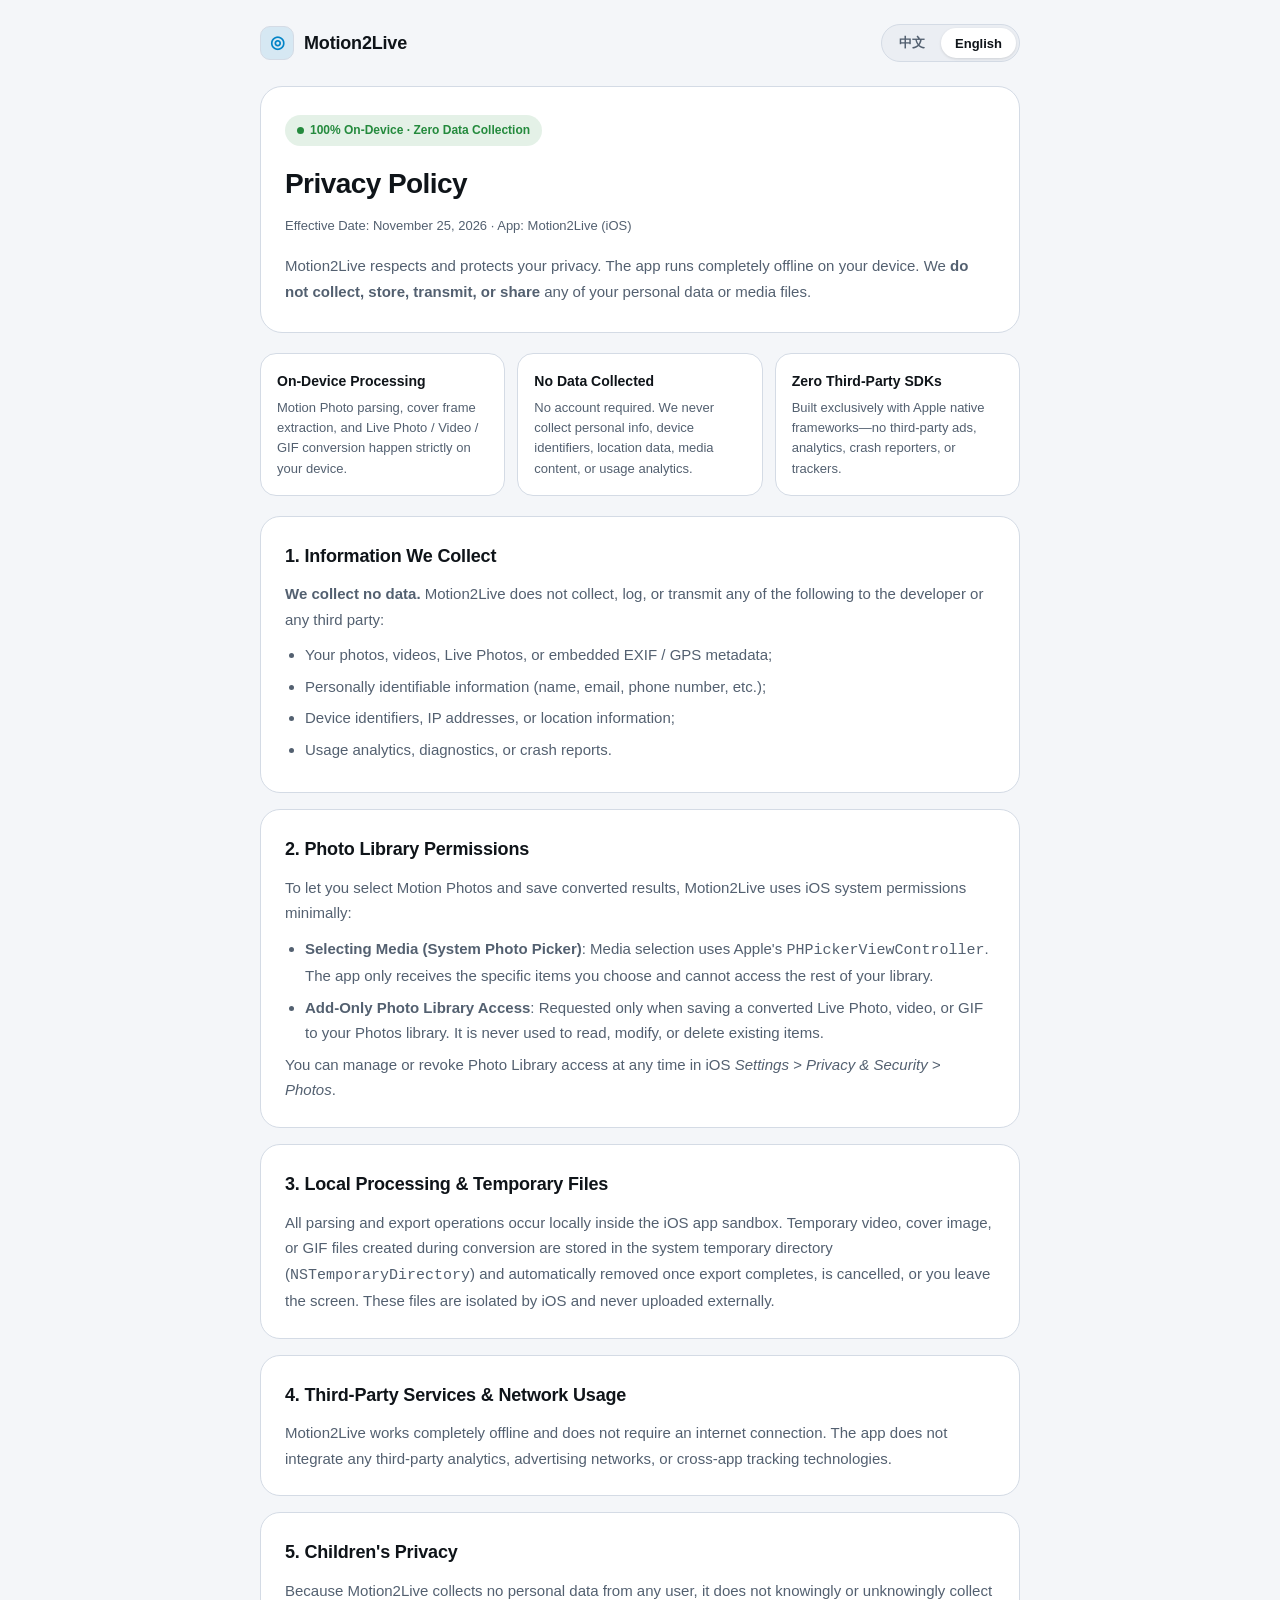
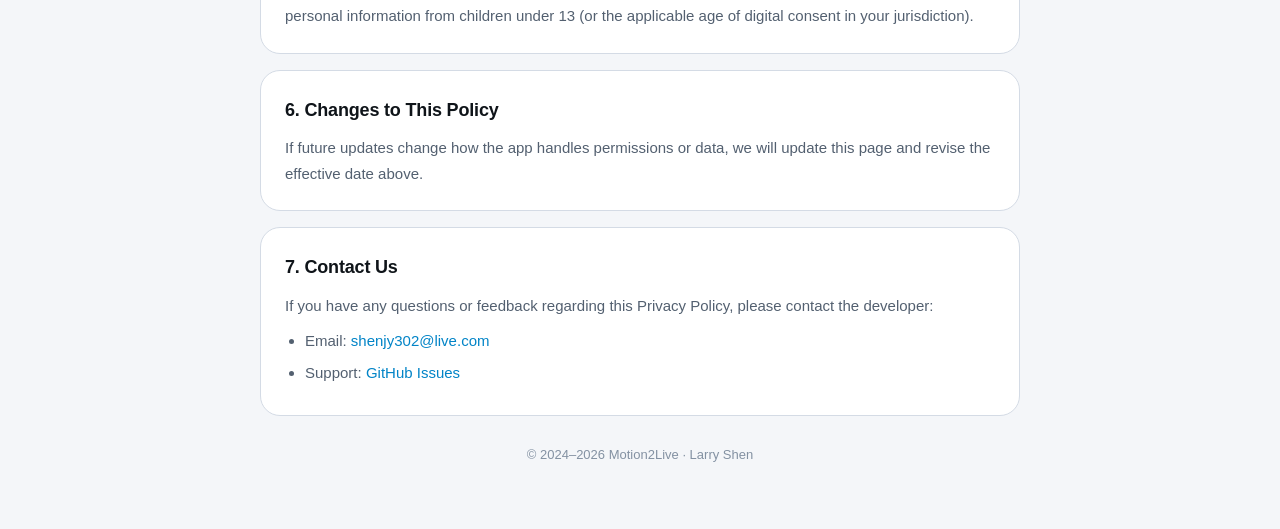
<file: privacy-policy.html>
<!DOCTYPE html>
<html lang="zh-CN">
<head>
  <meta charset="UTF-8" />
  <meta name="viewport" content="width=device-width, initial-scale=1.0" />
  <title>Motion2Live — 隐私政策 / Privacy Policy</title>
  <style>
    :root {
      --canvas: #f4f6f9;
      --surface0: #ffffff;
      --surface1: #ebeef3;
      --border: #d4dbe5;
      --accent: #0284c7;
      --accent-soft: rgba(2, 132, 199, 0.12);
      --success: #248a3d;
      --success-soft: rgba(36, 138, 61, 0.12);
      --text-primary: #0f1419;
      --text-secondary: #536070;
      --text-tertiary: #8391a2;
    }

    @media (prefers-color-scheme: dark) {
      :root {
        --canvas: #0b0d0f;
        --surface0: #121518;
        --surface1: #181b1f;
        --border: #2a2f36;
        --accent: #38bce0;
        --accent-soft: rgba(56, 188, 224, 0.14);
        --success: #30d158;
        --success-soft: rgba(48, 209, 88, 0.14);
        --text-primary: #fafafa;
        --text-secondary: #a6adb8;
        --text-tertiary: #6b7585;
      }
    }

    * {
      box-sizing: border-box;
      margin: 0;
      padding: 0;
    }

    body {
      font-family: -apple-system, BlinkMacSystemFont, "SF Pro Text", "SF Pro Display", "Helvetica Neue", "PingFang SC", "Hiragino Sans GB", sans-serif;
      background-color: var(--canvas);
      color: var(--text-primary);
      line-height: 1.7;
      -webkit-font-smoothing: antialiased;
      padding: 24px 16px 64px;
    }

    .container {
      max-width: 760px;
      margin: 0 auto;
    }

    .topbar {
      display: flex;
      align-items: center;
      justify-content: space-between;
      gap: 12px;
      margin-bottom: 24px;
    }

    .brand {
      display: inline-flex;
      align-items: center;
      gap: 10px;
      font-weight: 700;
      font-size: 18px;
      letter-spacing: -0.01em;
    }

    .brand-icon {
      width: 34px;
      height: 34px;
      border-radius: 10px;
      background: var(--accent-soft);
      border: 1px solid var(--border);
      display: inline-flex;
      align-items: center;
      justify-content: center;
      color: var(--accent);
      font-size: 17px;
    }

    .lang-switch {
      display: inline-flex;
      background: var(--surface1);
      border: 1px solid var(--border);
      border-radius: 999px;
      padding: 3px;
      gap: 2px;
    }

    .lang-btn {
      appearance: none;
      border: none;
      background: transparent;
      color: var(--text-secondary);
      font-size: 13px;
      font-weight: 600;
      padding: 6px 14px;
      border-radius: 999px;
      cursor: pointer;
      transition: background 0.18s ease, color 0.18s ease;
    }

    .lang-btn.active {
      background: var(--surface0);
      color: var(--text-primary);
      box-shadow: 0 1px 3px rgba(0, 0, 0, 0.12);
    }

    .hero {
      background: var(--surface0);
      border: 1px solid var(--border);
      border-radius: 22px;
      padding: 28px 24px;
      margin-bottom: 20px;
    }

    .badge {
      display: inline-flex;
      align-items: center;
      gap: 6px;
      font-size: 12px;
      font-weight: 600;
      color: var(--success);
      background: var(--success-soft);
      padding: 5px 12px;
      border-radius: 999px;
      margin-bottom: 14px;
    }

    .badge-dot {
      width: 7px;
      height: 7px;
      border-radius: 50%;
      background: var(--success);
    }

    h1 {
      font-size: 28px;
      font-weight: 700;
      letter-spacing: -0.02em;
      margin-bottom: 8px;
    }

    .meta {
      font-size: 13px;
      color: var(--text-secondary);
      margin-bottom: 16px;
    }

    .lead {
      font-size: 15px;
      color: var(--text-secondary);
    }

    .highlights {
      display: grid;
      grid-template-columns: repeat(auto-fit, minmax(200px, 1fr));
      gap: 12px;
      margin-bottom: 20px;
    }

    .highlight-card {
      background: var(--surface0);
      border: 1px solid var(--border);
      border-radius: 16px;
      padding: 16px;
    }

    .highlight-title {
      font-size: 14px;
      font-weight: 700;
      margin-bottom: 4px;
      color: var(--text-primary);
    }

    .highlight-desc {
      font-size: 13px;
      color: var(--text-secondary);
      line-height: 1.55;
    }

    .card {
      background: var(--surface0);
      border: 1px solid var(--border);
      border-radius: 20px;
      padding: 24px;
      margin-bottom: 16px;
    }

    h2 {
      font-size: 18px;
      font-weight: 700;
      margin-bottom: 10px;
      letter-spacing: -0.01em;
    }

    p {
      font-size: 15px;
      color: var(--text-secondary);
      margin-bottom: 10px;
    }

    p:last-child {
      margin-bottom: 0;
    }

    ul {
      padding-left: 20px;
      color: var(--text-secondary);
      font-size: 15px;
    }

    li {
      margin-bottom: 6px;
    }

    a {
      color: var(--accent);
      text-decoration: none;
    }

    a:hover {
      text-decoration: underline;
    }

    .footer {
      text-align: center;
      margin-top: 28px;
      font-size: 13px;
      color: var(--text-tertiary);
    }

    [data-lang-section] {
      display: none;
    }

    [data-lang-section].active {
      display: block;
    }
  </style>
</head>
<body>
  <div class="container">
    <header class="topbar">
      <div class="brand">
        <span class="brand-icon" aria-hidden="true">◎</span>
        <span>Motion2Live</span>
      </div>
      <div class="lang-switch" role="tablist" aria-label="Language">
        <button class="lang-btn active" id="btn-zh" onclick="setLang('zh')" role="tab" aria-selected="true">中文</button>
        <button class="lang-btn" id="btn-en" onclick="setLang('en')" role="tab" aria-selected="false">English</button>
      </div>
    </header>

    <!-- 中文版 -->
    <main data-lang-section="zh" class="active">
      <section class="hero">
        <div class="badge"><span class="badge-dot"></span>100% 本地离线处理 · 零数据收集</div>
        <h1>隐私政策</h1>
        <div class="meta">生效日期：2026 年 11 月 25 日 · 适用应用：Motion2Live（iOS）</div>
        <p class="lead">
          Motion2Live 尊重并保护您的隐私。本应用是一款完全在您设备本地运行的动态照片转换工具，我们<strong>不收集、不存储、不上传、也不共享</strong>您的任何个人数据或媒体文件。
        </p>
      </section>

      <section class="highlights">
        <div class="highlight-card">
          <div class="highlight-title">全程离线处理</div>
          <div class="highlight-desc">动态照片解析、封面帧提取、Live Photo / 视频 / GIF 转换均在您的设备本地完成，不发起网络传输。</div>
        </div>
        <div class="highlight-card">
          <div class="highlight-title">不收集个人信息</div>
          <div class="highlight-desc">无需注册账号，不收集姓名、邮箱、设备 ID、位置信息、照片内容或任何使用行为统计。</div>
        </div>
        <div class="highlight-card">
          <div class="highlight-title">零第三方 SDK</div>
          <div class="highlight-desc">仅基于 Apple 原生系统框架开发，未集成任何第三方广告、统计分析或崩溃上报 SDK。</div>
        </div>
      </section>

      <section class="card">
        <h2>1. 我们收集的信息</h2>
        <p><strong>我们不收集任何数据。</strong>Motion2Live 不会收集、记录或向开发者及任何第三方传输以下任意信息：</p>
        <ul>
          <li>您的照片、视频、实况照片或其中的 EXIF / GPS 元数据；</li>
          <li>个人身份信息（如姓名、手机号、邮箱地址）；</li>
          <li>设备标识符、IP 地址、位置信息或网络信息；</li>
          <li>应用使用统计、交互日志或崩溃报告。</li>
        </ul>
      </section>

      <section class="card">
        <h2>2. 相册权限的使用方式</h2>
        <p>为实现动态照片的选取与转换保存，应用仅在必要时请求以下系统权限：</p>
        <ul>
          <li><strong>媒体选取（系统照片选择器）</strong>：应用通过 iOS 原生 <code>PHPickerViewController</code> 让您自主挑选照片或视频。系统仅向应用提供您主动选中的项目，应用无法读取您未选择的其他相册内容。</li>
          <li><strong>照片库写入权限（仅添加）</strong>：在您将转换后的 Live Photo、视频或 GIF 保存到相册时，系统会请求“仅添加照片”权限。该权限仅用于写入导出结果，不会读取、修改或删除您相册中的现有文件。</li>
        </ul>
        <p>您可以随时在 iOS「设置 &gt; 隐私与安全性 &gt; 照片」中修改或撤回授权。</p>
      </section>

      <section class="card">
        <h2>3. 本地处理与临时文件生命周期</h2>
        <p>所有解析与格式转换均在您的设备本地沙盒内完成。处理过程中生成的临时视频、封面帧或 GIF 文件仅暂存于系统临时目录（<code>NSTemporaryDirectory</code>），并在导出完成、取消操作或离开页面后立即自动删除。这些临时文件受 iOS 系统沙盒保护，不会被其他应用访问，也不会上传至外部服务器。</p>
      </section>

      <section class="card">
        <h2>4. 第三方服务与网络通信</h2>
        <p>Motion2Live 是一款离线工具，核心功能无需网络连接即可运行。应用不包含任何第三方分析服务、广告网络或跨应用追踪技术（App Tracking Transparency）。</p>
      </section>

      <section class="card">
        <h2>5. 儿童隐私保护</h2>
        <p>由于 Motion2Live 不收集任何用户的个人信息，因此不会有意或无意地收集 13 岁以下儿童（或您所在司法管辖区规定的相应年龄以下未成年人）的任何个人数据。</p>
      </section>

      <section class="card">
        <h2>6. 隐私政策的更新</h2>
        <p>如果未来版本的功能变更影响到本隐私政策的内容，我们将在本页面发布更新版本并注明最新生效日期。建议您定期查阅以了解最新说明。</p>
      </section>

      <section class="card">
        <h2>7. 联系我们</h2>
        <p>如果您对本隐私政策或 Motion2Live 的隐私保护措施有任何疑问或建议，请通过以下方式联系开发者：</p>
        <ul>
          <li>电子邮箱：<a href="mailto:shenjy302@live.com">shenjy302@live.com</a></li>
          <li>问题反馈：<a href="https://github.com/Igloo302/MotionPhotoConverter/issues" target="_blank" rel="noopener noreferrer">GitHub Issues</a></li>
        </ul>
      </section>
    </main>

    <!-- English Version -->
    <main data-lang-section="en">
      <section class="hero">
        <div class="badge"><span class="badge-dot"></span>100% On-Device · Zero Data Collection</div>
        <h1>Privacy Policy</h1>
        <div class="meta">Effective Date: November 25, 2026 · App: Motion2Live (iOS)</div>
        <p class="lead">
          Motion2Live respects and protects your privacy. The app runs completely offline on your device. We <strong>do not collect, store, transmit, or share</strong> any of your personal data or media files.
        </p>
      </section>

      <section class="highlights">
        <div class="highlight-card">
          <div class="highlight-title">On-Device Processing</div>
          <div class="highlight-desc">Motion Photo parsing, cover frame extraction, and Live Photo / Video / GIF conversion happen strictly on your device.</div>
        </div>
        <div class="highlight-card">
          <div class="highlight-title">No Data Collected</div>
          <div class="highlight-desc">No account required. We never collect personal info, device identifiers, location data, media content, or usage analytics.</div>
        </div>
        <div class="highlight-card">
          <div class="highlight-title">Zero Third-Party SDKs</div>
          <div class="highlight-desc">Built exclusively with Apple native frameworks—no third-party ads, analytics, crash reporters, or trackers.</div>
        </div>
      </section>

      <section class="card">
        <h2>1. Information We Collect</h2>
        <p><strong>We collect no data.</strong> Motion2Live does not collect, log, or transmit any of the following to the developer or any third party:</p>
        <ul>
          <li>Your photos, videos, Live Photos, or embedded EXIF / GPS metadata;</li>
          <li>Personally identifiable information (name, email, phone number, etc.);</li>
          <li>Device identifiers, IP addresses, or location information;</li>
          <li>Usage analytics, diagnostics, or crash reports.</li>
        </ul>
      </section>

      <section class="card">
        <h2>2. Photo Library Permissions</h2>
        <p>To let you select Motion Photos and save converted results, Motion2Live uses iOS system permissions minimally:</p>
        <ul>
          <li><strong>Selecting Media (System Photo Picker)</strong>: Media selection uses Apple's <code>PHPickerViewController</code>. The app only receives the specific items you choose and cannot access the rest of your library.</li>
          <li><strong>Add-Only Photo Library Access</strong>: Requested only when saving a converted Live Photo, video, or GIF to your Photos library. It is never used to read, modify, or delete existing items.</li>
        </ul>
        <p>You can manage or revoke Photo Library access at any time in iOS <em>Settings &gt; Privacy &amp; Security &gt; Photos</em>.</p>
      </section>

      <section class="card">
        <h2>3. Local Processing &amp; Temporary Files</h2>
        <p>All parsing and export operations occur locally inside the iOS app sandbox. Temporary video, cover image, or GIF files created during conversion are stored in the system temporary directory (<code>NSTemporaryDirectory</code>) and automatically removed once export completes, is cancelled, or you leave the screen. These files are isolated by iOS and never uploaded externally.</p>
      </section>

      <section class="card">
        <h2>4. Third-Party Services &amp; Network Usage</h2>
        <p>Motion2Live works completely offline and does not require an internet connection. The app does not integrate any third-party analytics, advertising networks, or cross-app tracking technologies.</p>
      </section>

      <section class="card">
        <h2>5. Children's Privacy</h2>
        <p>Because Motion2Live collects no personal data from any user, it does not knowingly or unknowingly collect personal information from children under 13 (or the applicable age of digital consent in your jurisdiction).</p>
      </section>

      <section class="card">
        <h2>6. Changes to This Policy</h2>
        <p>If future updates change how the app handles permissions or data, we will update this page and revise the effective date above.</p>
      </section>

      <section class="card">
        <h2>7. Contact Us</h2>
        <p>If you have any questions or feedback regarding this Privacy Policy, please contact the developer:</p>
        <ul>
          <li>Email: <a href="mailto:shenjy302@live.com">shenjy302@live.com</a></li>
          <li>Support: <a href="https://github.com/Igloo302/MotionPhotoConverter/issues" target="_blank" rel="noopener noreferrer">GitHub Issues</a></li>
        </ul>
      </section>
    </main>

    <footer class="footer">
      © 2024–2026 Motion2Live · Larry Shen
    </footer>
  </div>

  <script>
    function setLang(lang) {
      document.querySelectorAll('[data-lang-section]').forEach(function (el) {
        el.classList.toggle('active', el.getAttribute('data-lang-section') === lang);
      });
      document.getElementById('btn-zh').classList.toggle('active', lang === 'zh');
      document.getElementById('btn-en').classList.toggle('active', lang === 'en');
      document.getElementById('btn-zh').setAttribute('aria-selected', lang === 'zh' ? 'true' : 'false');
      document.getElementById('btn-en').setAttribute('aria-selected', lang === 'en' ? 'true' : 'false');
      document.documentElement.lang = lang === 'zh' ? 'zh-CN' : 'en';
    }

    (function initLang() {
      var params = new URLSearchParams(window.location.search);
      var qLang = params.get('lang');
      if (qLang === 'en' || qLang === 'zh') {
        setLang(qLang);
        return;
      }
      var navLang = (navigator.language || 'zh').toLowerCase();
      setLang(navLang.startsWith('zh') ? 'zh' : 'en');
    })();
  </script>
</body>
</html>
</file>
<file: site/styles.css>
@layer reset, tokens, base, layout, components, utilities;

@layer reset {
  *,
  *::before,
  *::after {
    box-sizing: border-box;
  }

  html {
    -webkit-text-size-adjust: 100%;
    scroll-behavior: smooth;
  }

  body,
  h1,
  h2,
  h3,
  h4,
  p,
  figure,
  dl,
  dd,
  ul,
  ol {
    margin: 0;
  }

  ul,
  ol {
    padding: 0;
    list-style: none;
  }

  img,
  video,
  svg {
    display: block;
    max-width: 100%;
  }

  button,
  input {
    font: inherit;
    color: inherit;
  }
}

@layer tokens {
  :root {
    /* Core palette — Porcelain Light (aligned with docs/design-system.md) */
    --porcelain-canvas: #F4F6F9;
    --gallery-surface: #FFFFFF;
    --surface-recessed: #EBEEF3;
    --surface-elevated: #E1E6EE;
    --obsidian-stage: #101316;
    --obsidian-elevated: #181C21;
    --obsidian-border: rgba(255, 255, 255, 0.12);
    --obsidian-ink: #FAFAFA;
    --obsidian-ink-muted: #A6ADB8;

    --ink-primary: #0F1419;
    --ink-secondary: #536070;
    /* Slightly darkened from design-system.md #8391A2 to meet >= 4.5:1 WCAG AA contrast on Porcelain Light */
    --ink-tertiary: #616E7E;

    --optical-cyan: #0284C7;
    --optical-cyan-hover: #0369A1;
    --optical-cyan-soft: rgba(2, 132, 199, 0.11);
    --accent-foreground: #FFFFFF;

    --hairline-slate: #D4DBE5;
    --semantic-success: #248A3D;
    --semantic-success-soft: rgba(36, 138, 61, 0.12);

    /* Brand mark theme tokens */
    --brand-rear-fill: #E1E6EE;
    --brand-rear-stroke: #D4DBE5;
    --brand-front-start: #FFFFFF;
    --brand-front-end: #EBEEF3;
    --brand-front-stroke: #D4DBE5;
    --brand-ring-ink: #0F1419;

    /* Typography */
    --font-sans: -apple-system, BlinkMacSystemFont, "SF Pro Display", "SF Pro Text", "PingFang SC", "Hiragino Sans GB", "Helvetica Neue", sans-serif;
    --font-mono: "SF Mono", ui-monospace, Menlo, Monaco, Consolas, monospace;

    /* Scale-distinct radii */
    --radius-stage: 24px;
    --radius-card: 18px;
    --radius-control: 12px;
    --radius-capsule: 999px;
    --radius-byte: 4px;

    /* Shadows */
    --shadow-card: 0 1px 2px rgba(15, 20, 25, 0.04), 0 8px 24px rgba(15, 20, 25, 0.04);
    --shadow-stage: 0 18px 44px rgba(11, 13, 15, 0.18);

    /* Layout rhythm */
    --container-max: 1120px;
    --gutter: 32px;
    --header-height: 64px;
  }

  @media (prefers-color-scheme: dark) {
    :root {
      --porcelain-canvas: #0B0D0F;
      --gallery-surface: #121518;
      --surface-recessed: #181B1F;
      --surface-elevated: #202429;
      --obsidian-stage: #101316;
      --obsidian-elevated: #171B20;
      --obsidian-border: rgba(255, 255, 255, 0.12);

      --ink-primary: #FAFAFA;
      --ink-secondary: #A6ADB8;
      /* Slightly lightened from design-system.md #6B7585 to meet >= 4.5:1 WCAG AA contrast on Obsidian Dark */
      --ink-tertiary: #848F9E;

      --optical-cyan: #38BCE0;
      --optical-cyan-hover: #5CCAEA;
      --optical-cyan-soft: rgba(56, 188, 224, 0.14);
      --accent-foreground: #0B0D0F;

      --hairline-slate: #2A2F36;
      --semantic-success: #30D158;
      --semantic-success-soft: rgba(48, 209, 88, 0.14);

      --brand-rear-fill: #202429;
      --brand-rear-stroke: rgba(255, 255, 255, 0.16);
      --brand-front-start: #1C2026;
      --brand-front-end: #121518;
      --brand-front-stroke: rgba(255, 255, 255, 0.24);
      --brand-ring-ink: #FAFAFA;

      --shadow-card: 0 1px 2px rgba(0, 0, 0, 0.28);
      --shadow-stage: 0 22px 48px rgba(0, 0, 0, 0.48);
    }
  }
}

@layer base {
  body {
    font-family: var(--font-sans);
    font-size: 1.0625rem;
    line-height: 1.72;
    color: var(--ink-primary);
    background-color: var(--porcelain-canvas);
    -webkit-font-smoothing: antialiased;
    text-rendering: optimizeLegibility;
    overflow-x: clip;
  }

  html[lang="en"] body {
    line-height: 1.65;
  }

  a {
    color: inherit;
    text-decoration: none;
  }

  :focus-visible {
    outline: 2px solid var(--optical-cyan);
    outline-offset: 2px;
  }

  .mono-text,
  .mono-tag,
  .mono-meta {
    font-family: var(--font-mono);
    font-variant-numeric: tabular-nums;
  }
}

@layer layout {
  .container {
    width: 100%;
    max-width: calc(var(--container-max) + var(--gutter) * 2);
    margin-inline: auto;
    padding-inline: var(--gutter);
  }

  .band {
    padding-block: 76px;
  }

  .band-hero {
    padding-top: 52px;
    padding-bottom: 72px;
  }

  .band-mechanism {
    padding-block: 60px;
    border-top: 1px solid var(--hairline-slate);
    border-bottom: 1px solid var(--hairline-slate);
    background: var(--gallery-surface);
  }

  .band-closing {
    padding-block: 84px;
    border-top: 1px solid var(--hairline-slate);
    background: var(--gallery-surface);
  }

  .section-head {
    max-width: 64ch;
    margin-bottom: 36px;
  }

  .section-title {
    font-size: clamp(1.625rem, 2.6vw, 2.15rem);
    font-weight: 650;
    line-height: 1.24;
    letter-spacing: -0.02em;
    color: var(--ink-primary);
    margin-bottom: 14px;
  }

  .section-body {
    color: var(--ink-secondary);
    max-width: 64ch;
  }
}

@layer components {
  /* Skip link */
  .skip-link {
    position: fixed;
    top: -100px;
    left: 16px;
    z-index: 200;
    padding: 10px 16px;
    border-radius: var(--radius-control);
    background: var(--ink-primary);
    color: var(--gallery-surface);
    font-size: 0.875rem;
    font-weight: 600;
  }

  .skip-link:focus {
    top: 16px;
  }

  /* Header */
  .site-header {
    position: sticky;
    top: 0;
    z-index: 100;
    height: var(--header-height);
    background: color-mix(in srgb, var(--porcelain-canvas) 86%, transparent);
    backdrop-filter: saturate(180%) blur(14px);
    -webkit-backdrop-filter: saturate(180%) blur(14px);
    border-bottom: 1px solid color-mix(in srgb, var(--hairline-slate) 75%, transparent);
  }

  .header-inner {
    height: 100%;
    display: flex;
    align-items: center;
    justify-content: space-between;
    gap: 20px;
  }

  .brand {
    display: inline-flex;
    align-items: center;
    gap: 10px;
    font-weight: 700;
    font-size: 1.0625rem;
    letter-spacing: -0.015em;
    flex-shrink: 0;
  }

  .brand-mark {
    width: 28px;
    height: 28px;
    flex-shrink: 0;
  }

  .site-nav {
    display: flex;
    align-items: center;
    gap: 28px;
  }

  .site-nav a {
    font-size: 0.9375rem;
    font-weight: 500;
    color: var(--ink-secondary);
    transition: color 0.16s ease;
  }

  .site-nav a:hover {
    color: var(--ink-primary);
  }

  .lang-switch {
    display: inline-flex;
    align-items: center;
    padding: 3px;
    border-radius: var(--radius-capsule);
    background: var(--surface-recessed);
    border: 1px solid var(--hairline-slate);
    gap: 2px;
    flex-shrink: 0;
  }

  .lang-btn {
    appearance: none;
    border: none;
    background: transparent;
    color: var(--ink-secondary);
    font-size: 0.8125rem;
    font-weight: 600;
    padding: 5px 12px;
    border-radius: var(--radius-capsule);
    cursor: pointer;
    min-height: 30px;
    transition: background-color 0.16s ease, color 0.16s ease;
  }

  .lang-btn.is-active {
    background: var(--gallery-surface);
    color: var(--ink-primary);
    box-shadow: 0 1px 2px rgba(15, 20, 25, 0.1);
  }

  /* Buttons */
  .cta-row {
    display: flex;
    flex-wrap: wrap;
    align-items: center;
    gap: 12px;
    margin-top: 28px;
  }

  .cta-row-centered {
    justify-content: center;
  }

  .btn {
    display: inline-flex;
    align-items: center;
    justify-content: center;
    min-height: 48px;
    padding: 12px 24px;
    border-radius: var(--radius-capsule);
    font-size: 0.96875rem;
    font-weight: 600;
    line-height: 1.2;
    cursor: pointer;
    transition: background-color 0.16s ease, border-color 0.16s ease, color 0.16s ease;
  }

  .btn-primary {
    background: var(--optical-cyan);
    color: var(--accent-foreground);
    border: 1px solid transparent;
  }

  .btn-primary:hover {
    background: var(--optical-cyan-hover);
  }

  .btn-secondary {
    background: var(--gallery-surface);
    color: var(--ink-primary);
    border: 1px solid var(--hairline-slate);
  }

  .btn-secondary:hover {
    background: var(--surface-recessed);
  }

  /* Band 1: Asymmetric Hero */
  .hero-grid {
    display: grid;
    grid-template-columns: minmax(0, 1.06fr) minmax(0, 0.94fr);
    gap: 48px;
    align-items: center;
  }

  .hero-title {
    font-size: clamp(2.15rem, 4vw, 3.2rem);
    font-weight: 700;
    line-height: 1.2;
    letter-spacing: -0.02em;
    color: var(--ink-primary);
    margin-bottom: 20px;
    max-width: 18ch;
  }

  html[lang="en"] .hero-title {
    line-height: 1.1;
    letter-spacing: -0.03em;
    max-width: 19ch;
  }

  .hero-lead {
    color: var(--ink-secondary);
    max-width: 58ch;
    font-size: 1.0625rem;
  }

  .hero-microcopy {
    margin-top: 16px;
    font-size: 0.875rem;
    line-height: 1.6;
    color: var(--ink-tertiary);
    max-width: 58ch;
  }

  /* Interactive Obsidian Live Stage (always darkroom #101316) */
  .hero-stage-shell {
    background: var(--obsidian-stage);
    color: var(--obsidian-ink);
    border-radius: var(--radius-stage);
    border: 1px solid var(--obsidian-border);
    padding: 18px;
    box-shadow: var(--shadow-stage);
    display: flex;
    flex-direction: column;
    gap: 16px;
  }

  .stage-topbar {
    display: flex;
    align-items: center;
    justify-content: space-between;
    flex-wrap: wrap;
    gap: 10px 12px;
  }

  .stage-mode-switch {
    display: inline-flex;
    padding: 3px;
    border-radius: var(--radius-control);
    background: #1A1F25;
    border: 1px solid rgba(255, 255, 255, 0.1);
    gap: 2px;
  }

  .stage-mode-btn {
    appearance: none;
    border: none;
    background: transparent;
    color: var(--obsidian-ink-muted);
    font-size: 0.8125rem;
    font-weight: 600;
    padding: 7px 14px;
    border-radius: 9px;
    cursor: pointer;
    min-height: 34px;
    transition: background-color 0.16s ease, color 0.16s ease;
  }

  .stage-mode-btn.is-active {
    background: #282F38;
    color: #FAFAFA;
  }

  .stage-total-size {
    font-size: 0.8125rem;
    color: var(--obsidian-ink-muted);
    padding: 4px 10px;
    border-radius: var(--radius-capsule);
    border: 1px solid rgba(255, 255, 255, 0.12);
    background: rgba(255, 255, 255, 0.04);
  }

  .stage-panel[hidden] {
    display: none;
  }

  .deck-viewport {
    position: relative;
    height: 392px;
    display: flex;
    align-items: center;
    justify-content: center;
    overflow: hidden;
    border-radius: 18px;
    background: radial-gradient(circle at 50% 42%, rgba(56, 188, 224, 0.12), transparent 64%), #0D1013;
    user-select: none;
    -webkit-user-select: none;
  }

  .deck-side {
    position: absolute;
    width: 158px;
    height: 214px;
    object-fit: cover;
    border-radius: 18px;
    border: 1px solid rgba(255, 255, 255, 0.16);
    opacity: 0.72;
    pointer-events: none;
    transition: transform 0.28s ease, opacity 0.28s ease;
  }

  .deck-left {
    transform: translateX(-114px) translateY(10px) rotate(-9deg);
  }

  .deck-right {
    transform: translateX(114px) translateY(10px) rotate(9deg);
  }

  .deck-viewport[data-playing="true"] .deck-left {
    transform: translateX(-124px) translateY(14px) rotate(-11deg);
    opacity: 0.48;
  }

  .deck-viewport[data-playing="true"] .deck-right {
    transform: translateX(124px) translateY(14px) rotate(11deg);
    opacity: 0.48;
  }

  .deck-center {
    position: relative;
    z-index: 2;
    width: 248px;
    height: 334px;
    border-radius: 22px;
    overflow: hidden;
    border: 1px solid rgba(255, 255, 255, 0.2);
    background: #14181D;
    box-shadow: 0 18px 36px rgba(0, 0, 0, 0.5);
    cursor: pointer;
    touch-action: manipulation;
  }

  .deck-poster,
  .deck-video {
    position: absolute;
    inset: 0;
    width: 100%;
    height: 100%;
    object-fit: cover;
  }

  .deck-video {
    opacity: 0;
    transition: opacity 0.2s ease;
  }

  .deck-viewport[data-playing="true"] .deck-video {
    opacity: 1;
  }

  .stage-hud-top {
    position: absolute;
    top: 12px;
    left: 12px;
    right: 12px;
    z-index: 3;
    display: flex;
    align-items: center;
    justify-content: space-between;
    pointer-events: none;
  }

  .live-badge,
  .duration-badge {
    display: inline-flex;
    align-items: center;
    gap: 6px;
    padding: 5px 10px;
    border-radius: var(--radius-capsule);
    background: rgba(11, 13, 15, 0.72);
    border: 1px solid rgba(255, 255, 255, 0.16);
    color: #FAFAFA;
    font-size: 0.75rem;
    font-weight: 600;
    backdrop-filter: blur(8px);
    -webkit-backdrop-filter: blur(8px);
  }

  .live-ring-svg {
    color: #38BCE0;
  }

  .deck-viewport[data-playing="true"] .live-badge {
    border-color: rgba(56, 188, 224, 0.65);
    background: rgba(11, 13, 15, 0.84);
  }

  .deck-viewport[data-playing="true"] .ring-dash {
    transform-origin: 8px 8px;
    animation: live-ring-spin 2.2s linear infinite;
  }

  .deck-viewport[data-playing="true"] .ring-outer {
    transform-origin: 8px 8px;
    animation: live-ring-pulse 1.4s ease-in-out infinite;
  }

  @keyframes live-ring-spin {
    to {
      transform: rotate(360deg);
    }
  }

  @keyframes live-ring-pulse {
    0%, 100% {
      stroke-opacity: 0.35;
    }
    50% {
      stroke-opacity: 0.95;
    }
  }

  .stage-hud-bottom {
    position: absolute;
    left: 12px;
    right: 12px;
    bottom: 12px;
    z-index: 3;
    display: flex;
    flex-direction: column;
    gap: 8px;
    align-items: center;
  }

  .waveform {
    display: flex;
    align-items: center;
    justify-content: center;
    gap: 4px;
    height: 22px;
    padding: 4px 12px;
    border-radius: var(--radius-capsule);
    background: rgba(11, 13, 15, 0.66);
    border: 1px solid rgba(255, 255, 255, 0.12);
    pointer-events: none;
  }

  .waveform span {
    width: 2.5px;
    height: var(--h);
    border-radius: 2px;
    background: rgba(250, 250, 250, 0.48);
    transition: background-color 0.2s ease, transform 0.2s ease;
  }

  .waveform span:nth-child(4),
  .waveform span:nth-child(5),
  .waveform span:nth-child(6),
  .waveform span:nth-child(7),
  .waveform span:nth-child(8) {
    background: #38BCE0;
  }

  .deck-viewport[data-playing="true"] .waveform span {
    animation: wave-bar 0.7s ease-in-out infinite alternate;
  }

  .deck-viewport[data-playing="true"] .waveform span:nth-child(odd) {
    animation-delay: 0.14s;
  }

  .deck-viewport[data-playing="true"] .waveform span:nth-child(3n) {
    animation-delay: 0.28s;
  }

  @keyframes wave-bar {
    from {
      transform: scaleY(0.55);
    }
    to {
      transform: scaleY(1.12);
    }
  }

  .stage-play-trigger {
    appearance: none;
    display: inline-flex;
    align-items: center;
    gap: 8px;
    min-height: 36px;
    padding: 6px 14px;
    border-radius: var(--radius-capsule);
    border: 1px solid rgba(255, 255, 255, 0.22);
    background: rgba(11, 13, 15, 0.8);
    color: #FAFAFA;
    font-size: 0.8125rem;
    font-weight: 600;
    cursor: pointer;
    backdrop-filter: blur(8px);
    -webkit-backdrop-filter: blur(8px);
  }

  .stage-play-trigger:hover {
    border-color: rgba(56, 188, 224, 0.7);
  }

  .stage-play-dot {
    width: 7px;
    height: 7px;
    border-radius: 50%;
    background: #38BCE0;
  }

  .deck-viewport[data-playing="true"] .stage-play-dot {
    background: #30D158;
  }

  /* Byte Inspector View inside Obsidian Stage */
  .byte-stage {
    min-height: 392px;
    padding: 20px;
    border-radius: 18px;
    background: #0D1013;
    border: 1px solid rgba(255, 255, 255, 0.08);
    display: flex;
    flex-direction: column;
    justify-content: space-between;
    gap: 18px;
  }

  .byte-file-head {
    display: flex;
    align-items: center;
    justify-content: space-between;
    flex-wrap: wrap;
    gap: 8px;
  }

  .byte-filename {
    font-size: 0.875rem;
    color: #FAFAFA;
    font-weight: 600;
  }

  .byte-verified {
    display: inline-flex;
    align-items: center;
    gap: 6px;
    font-size: 0.75rem;
    color: #30D158;
    background: rgba(48, 209, 88, 0.14);
    padding: 4px 10px;
    border-radius: var(--radius-capsule);
  }

  .status-dot {
    width: 7px;
    height: 7px;
    border-radius: 50%;
    background: currentColor;
    flex-shrink: 0;
  }

  .byte-map-bar {
    display: flex;
    gap: 4px;
    height: 44px;
  }

  .byte-seg {
    appearance: none;
    border: 1px solid transparent;
    border-radius: var(--radius-byte);
    padding: 0 8px;
    font-size: 0.75rem;
    font-weight: 600;
    cursor: pointer;
    display: inline-flex;
    align-items: center;
    justify-content: center;
    overflow: hidden;
    white-space: nowrap;
    transition: opacity 0.16s ease, border-color 0.16s ease;
  }

  .byte-seg-jpeg {
    background: #E2E8F0;
    color: #0F1419;
    min-width: 78px;
  }

  .byte-seg-xmp {
    background: #475569;
    color: #FAFAFA;
    min-width: 40px;
  }

  .byte-seg-mp4 {
    background: #38BCE0;
    color: #0B0D0F;
    min-width: 84px;
  }

  .byte-seg:not(.is-selected) {
    opacity: 0.62;
  }

  .byte-seg.is-selected {
    border-color: #FAFAFA;
    opacity: 1;
  }

  .byte-metrics-grid {
    display: grid;
    grid-template-columns: repeat(3, minmax(0, 1fr));
    gap: 10px;
  }

  .byte-metric-card {
    appearance: none;
    text-align: left;
    padding: 12px;
    border-radius: var(--radius-control);
    background: #15191E;
    border: 1px solid rgba(255, 255, 255, 0.1);
    display: flex;
    flex-direction: column;
    gap: 4px;
    cursor: pointer;
    transition: border-color 0.16s ease, background-color 0.16s ease;
  }

  .byte-metric-card.is-selected {
    border-color: #38BCE0;
    background: rgba(56, 188, 224, 0.1);
  }

  .byte-metric-label {
    font-size: 0.75rem;
    color: var(--obsidian-ink-muted);
  }

  .byte-metric-val {
    font-size: 1rem;
    font-weight: 700;
    color: #FAFAFA;
  }

  .byte-metric-sub {
    font-size: 0.75rem;
    color: #38BCE0;
  }

  .byte-detail-box {
    padding: 14px 16px;
    border-radius: var(--radius-control);
    background: #15191E;
    border: 1px solid rgba(255, 255, 255, 0.1);
  }

  .byte-detail-head {
    display: flex;
    align-items: center;
    justify-content: space-between;
    flex-wrap: wrap;
    gap: 8px;
    margin-bottom: 8px;
  }

  .byte-detail-marker {
    font-size: 0.75rem;
    color: #38BCE0;
    font-weight: 600;
  }

  .byte-detail-range {
    font-size: 0.75rem;
    color: var(--obsidian-ink-muted);
  }

  .byte-detail-desc {
    font-size: 0.875rem;
    line-height: 1.6;
    color: #D7DCE3;
  }

  .stage-footnote {
    display: flex;
    flex-wrap: wrap;
    align-items: center;
    justify-content: center;
    gap: 8px;
    font-size: 0.78125rem;
    color: var(--obsidian-ink-muted);
    padding-top: 2px;
  }

  .stage-footnote .sep {
    opacity: 0.45;
  }

  /* Band 2: Problem & Mechanism */
  .compare-grid {
    display: grid;
    grid-template-columns: repeat(2, minmax(0, 1fr));
    gap: 20px;
  }

  .compare-card {
    padding: 24px;
    border-radius: var(--radius-card);
    border: 1px solid var(--hairline-slate);
    background: var(--porcelain-canvas);
  }

  .compare-card-after {
    border-color: color-mix(in srgb, var(--optical-cyan) 45%, var(--hairline-slate));
  }

  .compare-visual {
    display: flex;
    align-items: center;
    justify-content: space-between;
    gap: 12px;
    padding: 14px;
    border-radius: var(--radius-control);
    background: var(--obsidian-stage);
    margin-bottom: 18px;
    flex-wrap: wrap;
    overflow: hidden;
  }

  .compare-bar {
    display: flex;
    flex: 1 1 220px;
    min-width: 0;
    gap: 3px;
    min-height: 30px;
  }

  .compare-chunk {
    display: inline-flex;
    align-items: center;
    justify-content: center;
    border-radius: var(--radius-byte);
    font-size: 0.75rem;
    padding: 5px 8px;
    white-space: nowrap;
  }

  .chunk-jpeg {
    flex: 0 1 auto;
    min-width: max-content;
    background: #E2E8F0;
    color: #0F1419;
    font-weight: 600;
  }

  .chunk-ignored {
    flex: 1 1 auto;
    min-width: 0;
    overflow: hidden;
    text-overflow: ellipsis;
    background: repeating-linear-gradient(
      -45deg,
      rgba(255, 255, 255, 0.08),
      rgba(255, 255, 255, 0.08) 6px,
      rgba(255, 255, 255, 0.03) 6px,
      rgba(255, 255, 255, 0.03) 12px
    );
    color: #9CA3AF;
    border: 1px dashed rgba(255, 255, 255, 0.22);
  }

  .compare-pair {
    display: flex;
    align-items: center;
    flex: 1 1 240px;
    min-width: 0;
    gap: 8px;
  }

  .compare-pill-node {
    padding: 5px 10px;
    border-radius: var(--radius-byte);
    background: #1C2127;
    border: 1px solid rgba(255, 255, 255, 0.16);
    color: #FAFAFA;
    font-size: 0.75rem;
    white-space: nowrap;
  }

  .compare-pill-node.node-accent {
    background: rgba(56, 188, 224, 0.16);
    border-color: #38BCE0;
    color: #8DE0F6;
  }

  .pair-link {
    flex: 1 1 16px;
    height: 2px;
    background: #38BCE0;
    min-width: 12px;
  }

  .compare-state {
    font-size: 0.75rem;
    color: #A6ADB8;
    white-space: nowrap;
  }

  .compare-state.state-ok {
    color: #30D158;
  }

  .card-title {
    font-size: 1.125rem;
    font-weight: 600;
    line-height: 1.35;
    margin-bottom: 8px;
    color: var(--ink-primary);
  }

  .card-body {
    font-size: 0.96875rem;
    color: var(--ink-secondary);
  }

  /* Band 3: Two-Way Format Workbench */
  .workbench-header {
    display: flex;
    align-items: flex-end;
    justify-content: space-between;
    flex-wrap: wrap;
    gap: 24px;
    margin-bottom: 28px;
  }

  .workbench-header .section-head {
    margin-bottom: 0;
  }

  .direction-tabs {
    display: inline-flex;
    padding: 4px;
    border-radius: var(--radius-control);
    background: var(--surface-recessed);
    border: 1px solid var(--hairline-slate);
    gap: 4px;
  }

  .dir-tab {
    appearance: none;
    border: none;
    background: transparent;
    color: var(--ink-secondary);
    padding: 9px 16px;
    border-radius: 9px;
    font-size: 0.875rem;
    font-weight: 600;
    display: inline-flex;
    align-items: center;
    gap: 8px;
    cursor: pointer;
    min-height: 40px;
    transition: background-color 0.16s ease, color 0.16s ease;
  }

  .dir-tab.is-active {
    background: var(--gallery-surface);
    color: var(--ink-primary);
    box-shadow: 0 1px 3px rgba(15, 20, 25, 0.1);
  }

  .workbench-panel {
    background: var(--gallery-surface);
    border: 1px solid var(--hairline-slate);
    border-radius: var(--radius-card);
    box-shadow: var(--shadow-card);
    overflow: hidden;
  }

  .wb-grid {
    display: grid;
    grid-template-columns: 1.05fr 0.95fr 1fr;
  }

  .wb-grid[hidden] {
    display: none;
  }

  .wb-col {
    padding: 28px;
    display: flex;
    flex-direction: column;
    gap: 16px;
  }

  .wb-col + .wb-col {
    border-left: 1px solid var(--hairline-slate);
  }

  .wb-col-pipeline {
    background: color-mix(in srgb, var(--surface-recessed) 48%, var(--gallery-surface));
  }

  .wb-col-head {
    display: flex;
    align-items: center;
    justify-content: space-between;
    gap: 10px;
  }

  .wb-col-title {
    font-size: 1.0625rem;
    font-weight: 600;
    color: var(--ink-primary);
  }

  .mono-tag {
    font-size: 0.78125rem;
    padding: 2px 8px;
    border-radius: var(--radius-capsule);
    background: var(--surface-recessed);
    border: 1px solid var(--hairline-slate);
    color: var(--ink-secondary);
  }

  .wb-col-intro {
    font-size: 0.9375rem;
    color: var(--ink-secondary);
    line-height: 1.65;
  }

  .brand-matrix {
    display: flex;
    flex-direction: column;
  }

  .brand-matrix li {
    display: flex;
    align-items: baseline;
    justify-content: space-between;
    gap: 12px;
    padding-block: 9px;
    border-top: 1px solid var(--hairline-slate);
    font-size: 0.9375rem;
    font-weight: 500;
  }

  .mono-meta {
    font-size: 0.78125rem;
    color: var(--ink-tertiary);
    text-align: right;
  }

  .pipeline-steps {
    display: flex;
    flex-direction: column;
    gap: 14px;
  }

  .pipeline-steps li {
    display: grid;
    grid-template-columns: 28px 1fr;
    gap: 10px;
    align-items: baseline;
    font-size: 0.9375rem;
    color: var(--ink-primary);
  }

  .step-code {
    font-size: 0.78125rem;
    color: var(--optical-cyan);
    font-weight: 600;
  }

  .output-list {
    display: flex;
    flex-direction: column;
    gap: 14px;
  }

  .output-item {
    padding: 14px 16px;
    border-radius: var(--radius-control);
    background: var(--porcelain-canvas);
    border: 1px solid var(--hairline-slate);
  }

  .output-item h4 {
    font-size: 0.96875rem;
    font-weight: 600;
    margin-bottom: 4px;
  }

  .output-item p {
    font-size: 0.875rem;
    color: var(--ink-secondary);
    line-height: 1.58;
  }

  .reverse-source-card {
    padding: 16px;
    border-radius: var(--radius-control);
    background: var(--porcelain-canvas);
    border: 1px solid var(--hairline-slate);
    display: flex;
    flex-direction: column;
    gap: 8px;
  }

  .reverse-source-tag {
    font-size: 0.8125rem;
    font-weight: 600;
    color: var(--optical-cyan);
  }

  .reverse-source-card p {
    font-size: 0.875rem;
    color: var(--ink-secondary);
    line-height: 1.6;
  }

  .target-chips {
    display: flex;
    flex-wrap: wrap;
    gap: 8px;
  }

  .target-chips li {
    padding: 6px 11px;
    border-radius: var(--radius-byte);
    background: var(--porcelain-canvas);
    border: 1px solid var(--hairline-slate);
    font-size: 0.8125rem;
    color: var(--ink-primary);
  }

  /* Band 4: Precision Craft */
  .craft-primary {
    background: var(--gallery-surface);
    border: 1px solid var(--hairline-slate);
    border-radius: var(--radius-card);
    padding: 32px;
    box-shadow: var(--shadow-card);
    margin-bottom: 24px;
  }

  .craft-primary-text {
    max-width: 64ch;
    margin-bottom: 28px;
  }

  .craft-title {
    font-size: 1.3125rem;
    font-weight: 650;
    line-height: 1.3;
    letter-spacing: -0.015em;
    margin-bottom: 10px;
    color: var(--ink-primary);
  }

  .craft-body {
    font-size: 0.96875rem;
    color: var(--ink-secondary);
    line-height: 1.68;
  }

  .craft-studio-grid {
    display: grid;
    grid-template-columns: 1.08fr 0.92fr;
    gap: 24px;
    align-items: stretch;
  }

  .keyframe-stage {
    background: var(--obsidian-stage);
    color: var(--obsidian-ink);
    border-radius: 18px;
    border: 1px solid var(--obsidian-border);
    padding: 16px;
    display: flex;
    flex-direction: column;
    gap: 14px;
  }

  .keyframe-viewport {
    position: relative;
    aspect-ratio: 4 / 3;
    border-radius: 12px;
    overflow: hidden;
    background: #0B0D0F;
  }

  .keyframe-video {
    width: 100%;
    height: 100%;
    object-fit: cover;
  }

  .keyframe-overlay-top,
  .keyframe-overlay-bottom {
    position: absolute;
    left: 12px;
    right: 12px;
    display: flex;
    align-items: center;
    justify-content: space-between;
    gap: 8px;
    pointer-events: none;
  }

  .keyframe-overlay-top {
    top: 12px;
  }

  .keyframe-overlay-bottom {
    bottom: 12px;
    font-size: 0.78125rem;
    color: #FAFAFA;
  }

  .kf-pill {
    padding: 5px 10px;
    border-radius: var(--radius-capsule);
    background: rgba(11, 13, 15, 0.78);
    border: 1px solid rgba(255, 255, 255, 0.16);
    font-size: 0.78125rem;
    font-weight: 600;
    color: #FAFAFA;
  }

  .kf-pill-accent {
    border-color: rgba(56, 188, 224, 0.55);
    color: #8DE0F6;
  }

  .kf-exif-badge {
    display: inline-flex;
    align-items: center;
    gap: 6px;
    padding: 4px 10px;
    border-radius: var(--radius-capsule);
    background: rgba(11, 13, 15, 0.76);
    color: #30D158;
    font-size: 0.75rem;
    font-weight: 600;
  }

  .filmstrip-control {
    position: relative;
    display: flex;
    flex-direction: column;
    gap: 8px;
  }

  .filmstrip-track {
    position: relative;
    height: 52px;
    border-radius: 8px;
    overflow: hidden;
    border: 1px solid rgba(255, 255, 255, 0.16);
    background: #171B20;
  }

  .filmstrip-img {
    width: 100%;
    height: 100%;
    object-fit: cover;
    opacity: 0.88;
  }

  .filmstrip-playhead {
    position: absolute;
    top: 0;
    bottom: 0;
    width: 3px;
    background: #38BCE0;
    transform: translateX(-50%);
    box-shadow: 0 0 0 2px rgba(16, 19, 22, 0.75);
    pointer-events: none;
  }

  .keyframe-slider {
    position: absolute;
    top: 0;
    left: 0;
    width: 100%;
    height: 52px;
    margin: 0;
    opacity: 0;
    cursor: ew-resize;
    z-index: 2;
  }

  .filmstrip-control:has(.keyframe-slider:focus-visible) .filmstrip-track {
    outline: 2px solid #38BCE0;
    outline-offset: 2px;
  }

  @supports not selector(:has(*)) {
    .keyframe-slider:focus-visible {
      opacity: 1;
      outline: 2px solid #38BCE0;
      outline-offset: 2px;
    }
  }

  .filmstrip-scale {
    display: flex;
    align-items: center;
    justify-content: space-between;
    font-size: 0.75rem;
    color: var(--obsidian-ink-muted);
  }

  .kf-reset-btn {
    appearance: none;
    border: 1px solid rgba(255, 255, 255, 0.16);
    background: rgba(255, 255, 255, 0.06);
    color: #FAFAFA;
    font-family: var(--font-sans);
    font-size: 0.75rem;
    font-weight: 500;
    padding: 4px 10px;
    border-radius: var(--radius-capsule);
    cursor: pointer;
    min-height: 28px;
  }

  .kf-reset-btn:hover {
    border-color: #38BCE0;
  }

  /* Inspector panel */
  .inspector-panel {
    background: var(--porcelain-canvas);
    border: 1px solid var(--hairline-slate);
    border-radius: 16px;
    padding: 20px;
    display: flex;
    flex-direction: column;
    gap: 18px;
  }

  .inspector-head {
    display: flex;
    align-items: center;
    justify-content: space-between;
    gap: 12px;
  }

  .inspector-title {
    font-size: 1rem;
    font-weight: 600;
    color: var(--ink-primary);
  }

  .copy-summary-btn {
    appearance: none;
    border: 1px solid var(--hairline-slate);
    background: var(--gallery-surface);
    color: var(--ink-primary);
    font-size: 0.8125rem;
    font-weight: 600;
    padding: 6px 12px;
    border-radius: var(--radius-capsule);
    cursor: pointer;
    min-height: 34px;
    transition: border-color 0.16s ease, background-color 0.16s ease;
  }

  .copy-summary-btn:hover {
    border-color: var(--optical-cyan);
  }

  .inspector-bar {
    display: flex;
    height: 12px;
    gap: 3px;
    margin-bottom: 10px;
  }

  .inspector-bar span {
    border-radius: var(--radius-byte);
  }

  .insp-seg-jpeg {
    background: var(--ink-primary);
    opacity: 0.78;
  }

  .insp-seg-xmp {
    background: var(--ink-tertiary);
    min-width: 6px;
  }

  .insp-seg-mp4 {
    background: var(--optical-cyan);
  }

  .inspector-legend {
    display: flex;
    flex-wrap: wrap;
    gap: 10px 16px;
    font-size: 0.78125rem;
    color: var(--ink-secondary);
  }

  .swatch {
    display: inline-block;
    width: 8px;
    height: 8px;
    border-radius: 2px;
    margin-right: 6px;
    vertical-align: middle;
  }

  .swatch-jpeg {
    background: var(--ink-primary);
    opacity: 0.78;
  }

  .swatch-xmp {
    background: var(--ink-tertiary);
  }

  .swatch-mp4 {
    background: var(--optical-cyan);
  }

  .inspector-kv {
    display: flex;
    flex-direction: column;
  }

  .inspector-kv > div {
    display: flex;
    align-items: baseline;
    justify-content: space-between;
    gap: 12px;
    padding-block: 10px;
    border-top: 1px solid var(--hairline-slate);
    font-size: 0.84375rem;
  }

  .inspector-kv dt {
    color: var(--ink-secondary);
    font-family: var(--font-mono);
    font-size: 0.78125rem;
  }

  .inspector-kv dd {
    color: var(--ink-primary);
    font-size: 0.8125rem;
    text-align: right;
  }

  .copy-feedback {
    min-height: 1.25em;
    font-size: 0.8125rem;
    color: var(--semantic-success);
    margin-top: auto;
  }

  /* Secondary Asymmetric Craft Row (55% / 45%) */
  .craft-secondary-grid {
    display: grid;
    grid-template-columns: 1.22fr 1fr;
    gap: 24px;
  }

  .craft-card {
    background: var(--gallery-surface);
    border: 1px solid var(--hairline-slate);
    border-radius: var(--radius-card);
    padding: 28px;
    box-shadow: var(--shadow-card);
    display: flex;
    flex-direction: column;
    justify-content: space-between;
    gap: 24px;
  }

  .craft-batch {
    display: grid;
    grid-template-columns: 1fr 204px;
    align-items: center;
    gap: 24px;
  }

  .batch-shot-wrap {
    border-radius: 20px;
    overflow: hidden;
    border: 1px solid var(--hairline-slate);
    background: var(--surface-recessed);
    aspect-ratio: 9 / 16;
    max-height: 360px;
    justify-self: end;
  }

  .batch-shot {
    width: 100%;
    height: 100%;
    object-fit: cover;
    object-position: top center;
  }

  .workflow-cards {
    display: flex;
    flex-direction: column;
    gap: 12px;
  }

  .mini-flow-card {
    display: grid;
    grid-template-columns: 40px 1fr;
    gap: 14px;
    align-items: start;
    padding: 16px;
    border-radius: var(--radius-control);
    background: var(--porcelain-canvas);
    border: 1px solid var(--hairline-slate);
  }

  .mini-flow-icon {
    width: 40px;
    height: 40px;
    border-radius: 10px;
    background: var(--optical-cyan-soft);
    color: var(--optical-cyan);
    display: inline-flex;
    align-items: center;
    justify-content: center;
  }

  .mini-flow-card h4 {
    font-size: 0.96875rem;
    font-weight: 600;
    margin-bottom: 4px;
  }

  .mini-flow-card p {
    font-size: 0.875rem;
    color: var(--ink-secondary);
    line-height: 1.58;
  }

  /* Band 5: Cross-device Showcase */
  .device-showcase {
    display: grid;
    grid-template-columns: minmax(0, 1.85fr) minmax(0, 0.85fr);
    gap: 24px;
    align-items: end;
  }

  .device-frame {
    background: var(--gallery-surface);
    border: 1px solid var(--hairline-slate);
    border-radius: var(--radius-card);
    padding: 14px;
    box-shadow: var(--shadow-card);
  }

  .device-frame img {
    width: 100%;
    height: auto;
    border-radius: 12px;
    border: 1px solid color-mix(in srgb, var(--hairline-slate) 65%, transparent);
  }

  .device-iphone img {
    width: auto;
    max-width: 100%;
    max-height: 540px;
    height: auto;
    margin-inline: auto;
  }

  .device-caption {
    margin-top: 12px;
    display: flex;
    align-items: baseline;
    justify-content: space-between;
    flex-wrap: wrap;
    gap: 8px;
    font-size: 0.84375rem;
    color: var(--ink-secondary);
  }

  .device-caption .mono-text {
    font-size: 0.78125rem;
    font-weight: 600;
    color: var(--ink-primary);
  }

  /* Band 6: Privacy Spec Sheet */
  .spec-sheet {
    background: var(--gallery-surface);
    border: 1px solid var(--hairline-slate);
    border-radius: var(--radius-card);
    overflow: hidden;
  }

  .spec-row {
    display: grid;
    grid-template-columns: 220px minmax(0, 1fr);
    gap: 24px;
    padding: 20px 28px;
    align-items: baseline;
  }

  .spec-row + .spec-row {
    border-top: 1px solid var(--hairline-slate);
  }

  .spec-row dt {
    font-size: 0.9375rem;
    font-weight: 600;
    color: var(--ink-primary);
  }

  .spec-row dd {
    font-size: 0.96875rem;
    color: var(--ink-secondary);
    max-width: 66ch;
  }

  .inline-link {
    color: var(--optical-cyan);
    font-weight: 500;
    text-decoration: underline;
    text-underline-offset: 3px;
  }

  .inline-link:hover {
    color: var(--optical-cyan-hover);
  }

  /* Band 7: FAQ Accordion */
  .faq-list {
    border-top: 1px solid var(--hairline-slate);
    max-width: 820px;
  }

  .faq-item {
    border-bottom: 1px solid var(--hairline-slate);
  }

  .faq-trigger {
    appearance: none;
    width: 100%;
    border: none;
    background: transparent;
    padding: 20px 0;
    text-align: left;
    display: flex;
    align-items: center;
    justify-content: space-between;
    gap: 20px;
    font-size: 1.03125rem;
    font-weight: 600;
    color: var(--ink-primary);
    cursor: pointer;
    min-height: 56px;
  }

  .faq-icon {
    position: relative;
    width: 18px;
    height: 18px;
    flex-shrink: 0;
  }

  .faq-icon::before,
  .faq-icon::after {
    content: "";
    position: absolute;
    background: var(--ink-secondary);
    border-radius: 2px;
    transition: transform 0.18s ease, opacity 0.18s ease;
  }

  .faq-icon::before {
    top: 8px;
    left: 2px;
    right: 2px;
    height: 1.75px;
  }

  .faq-icon::after {
    left: 8px;
    top: 2px;
    bottom: 2px;
    width: 1.75px;
  }

  .faq-trigger[aria-expanded="true"] .faq-icon::after {
    transform: rotate(90deg);
    opacity: 0;
  }

  .faq-panel {
    padding-bottom: 22px;
    padding-right: 36px;
    color: var(--ink-secondary);
    font-size: 0.96875rem;
    max-width: 68ch;
  }

  .faq-panel[hidden] {
    display: none;
  }

  /* Band 8: Closing CTA & Footer */
  .closing-inner {
    text-align: center;
    display: flex;
    flex-direction: column;
    align-items: center;
  }

  .closing-title {
    font-size: clamp(1.625rem, 2.8vw, 2.2rem);
    font-weight: 650;
    line-height: 1.24;
    letter-spacing: -0.02em;
    max-width: 24ch;
    margin-bottom: 12px;
  }

  .closing-sub {
    color: var(--ink-secondary);
    max-width: 52ch;
  }

  .site-footer {
    border-top: 1px solid var(--hairline-slate);
    padding-block: 28px;
    font-size: 0.875rem;
    color: var(--ink-tertiary);
  }

  .footer-inner {
    display: flex;
    align-items: center;
    justify-content: space-between;
    flex-wrap: wrap;
    gap: 16px;
  }

  .footer-links {
    display: flex;
    align-items: center;
    gap: 22px;
  }

  .footer-links a:hover {
    color: var(--ink-primary);
    text-decoration: underline;
    text-underline-offset: 3px;
  }
}

@layer utilities {
  .sr-only {
    position: absolute;
    width: 1px;
    height: 1px;
    padding: 0;
    margin: -1px;
    overflow: hidden;
    clip: rect(0, 0, 0, 0);
    white-space: nowrap;
    border: 0;
  }

  /* Responsive breakpoints */
  @media (max-width: 1024px) {
    .hero-grid {
      grid-template-columns: 1fr;
      gap: 36px;
    }

    .hero-title {
      max-width: 24ch;
    }

    .wb-grid {
      grid-template-columns: 1fr;
    }

    .wb-col + .wb-col {
      border-left: none;
      border-top: 1px solid var(--hairline-slate);
    }

    .craft-studio-grid {
      grid-template-columns: 1fr;
    }

    .craft-secondary-grid {
      grid-template-columns: 1fr;
    }

    .device-showcase {
      grid-template-columns: 1fr;
    }

    .device-iphone {
      max-width: 360px;
    }
  }

  @media (max-width: 768px) {
    :root {
      --gutter: 20px;
    }

    .site-nav {
      display: none;
    }

    .band {
      padding-block: 56px;
    }

    .band-hero {
      padding-top: 32px;
      padding-bottom: 52px;
    }

    .compare-grid {
      grid-template-columns: 1fr;
    }

    .compare-bar {
      flex-wrap: wrap;
    }

    .compare-chunk {
      font-size: 0.71875rem;
      padding: 5px 6px;
    }

    .chunk-ignored {
      flex: 1 1 120px;
    }

    .compare-pair {
      flex-direction: column;
      align-items: stretch;
      gap: 6px;
      flex: 1 1 100%;
    }

    .compare-pill-node {
      text-align: center;
    }

    .pair-link {
      flex: 0 0 12px;
      width: 2px;
      height: 12px;
      min-width: 2px;
      margin-inline: auto;
    }

    .stage-mode-btn {
      padding: 7px 10px;
      font-size: 0.78125rem;
    }

    .byte-seg {
      font-size: 0.6875rem;
      padding: 0 4px;
    }

    .byte-seg-jpeg {
      min-width: 74px;
    }

    .byte-seg-xmp {
      min-width: 36px;
    }

    .byte-seg-mp4 {
      min-width: 76px;
    }

    .direction-tabs {
      width: 100%;
      flex-direction: column;
    }

    .dir-tab {
      justify-content: center;
    }

    .deck-viewport {
      height: 364px;
    }

    .deck-center {
      width: 226px;
      height: 304px;
    }

    .deck-side {
      width: 136px;
      height: 188px;
    }

    .deck-left {
      transform: translateX(-92px) translateY(8px) rotate(-8deg);
    }

    .deck-right {
      transform: translateX(92px) translateY(8px) rotate(8deg);
    }

    .byte-metrics-grid {
      grid-template-columns: 1fr;
    }

    .craft-primary,
    .craft-card {
      padding: 20px;
    }

    .craft-batch {
      grid-template-columns: 1fr;
    }

    .batch-shot-wrap {
      justify-self: center;
      width: 210px;
    }

    .spec-row {
      grid-template-columns: 1fr;
      gap: 6px;
      padding: 18px 20px;
    }

    .cta-row .btn {
      width: 100%;
    }
  }

  @media (prefers-reduced-motion: reduce) {
    html {
      scroll-behavior: auto;
    }

    *,
    *::before,
    *::after {
      animation-duration: 0.01ms !important;
      animation-iteration-count: 1 !important;
      transition-duration: 0.01ms !important;
    }
  }
}
</file>
